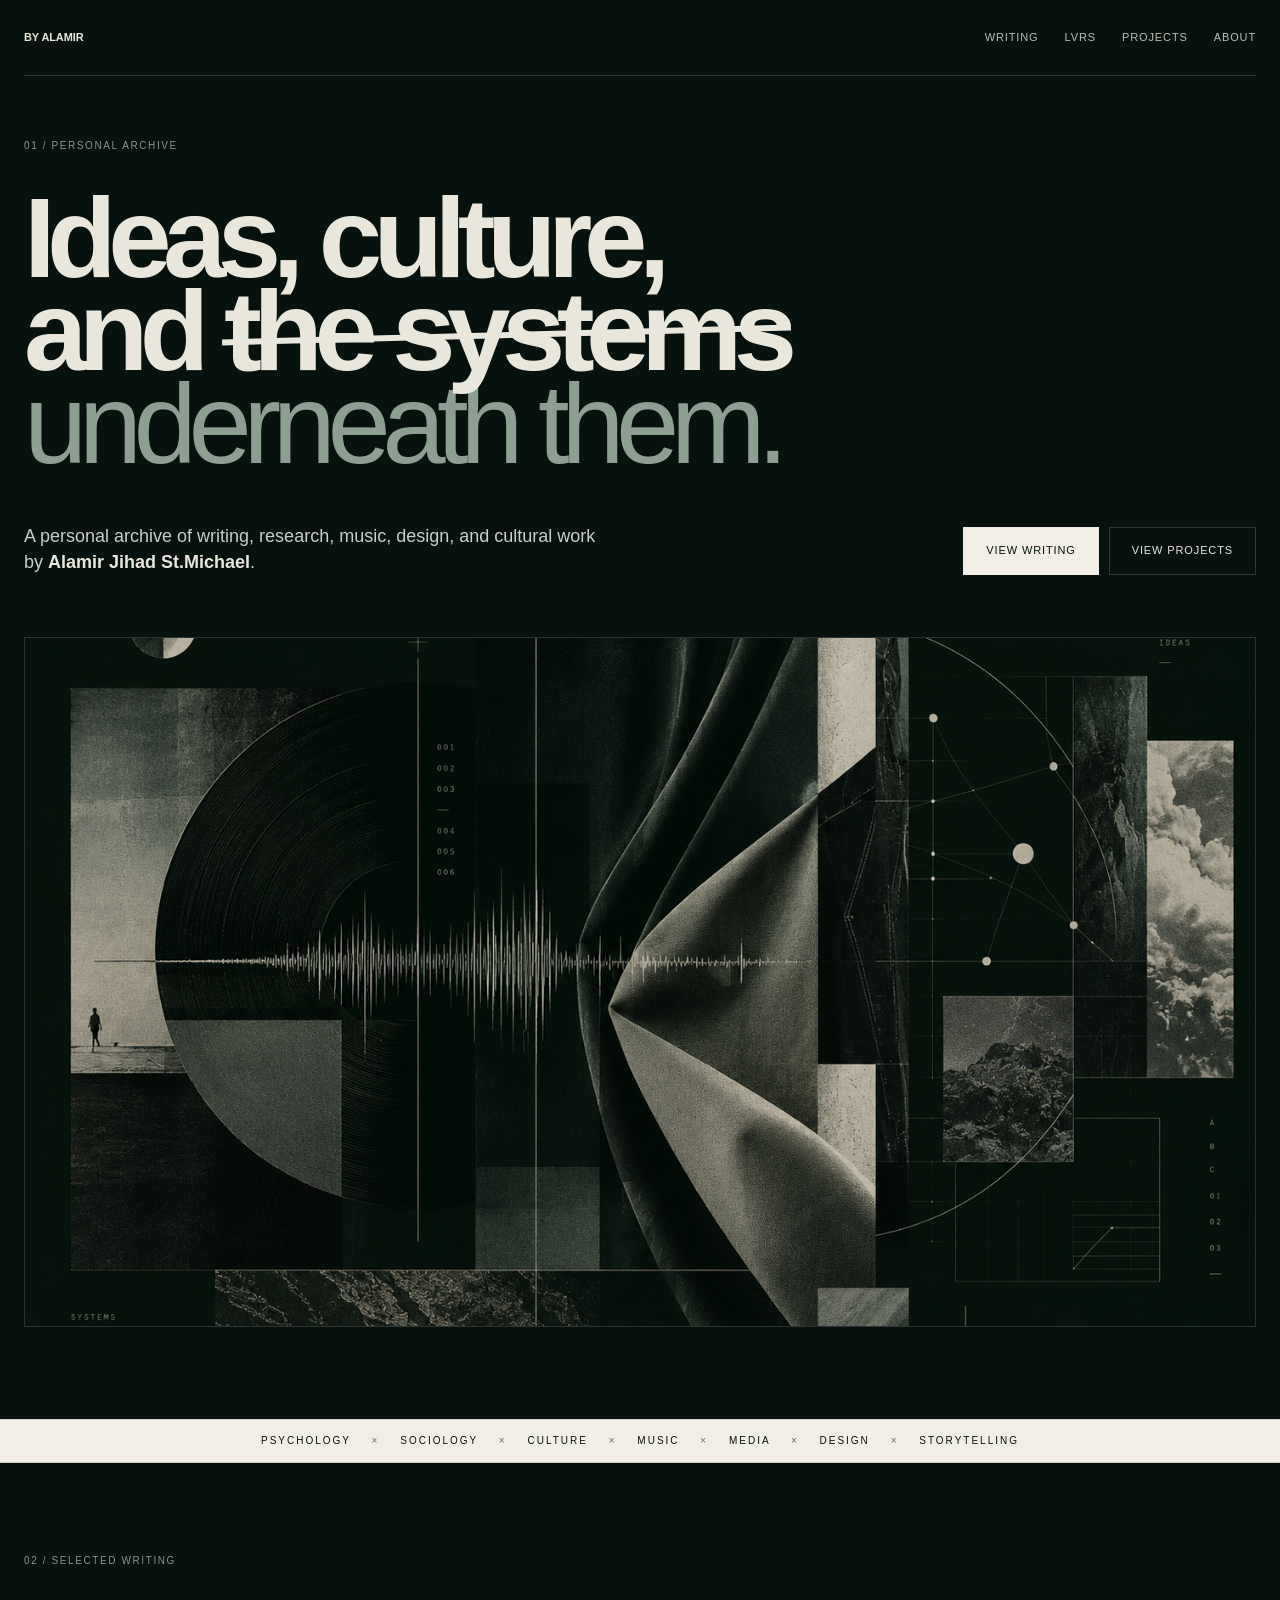
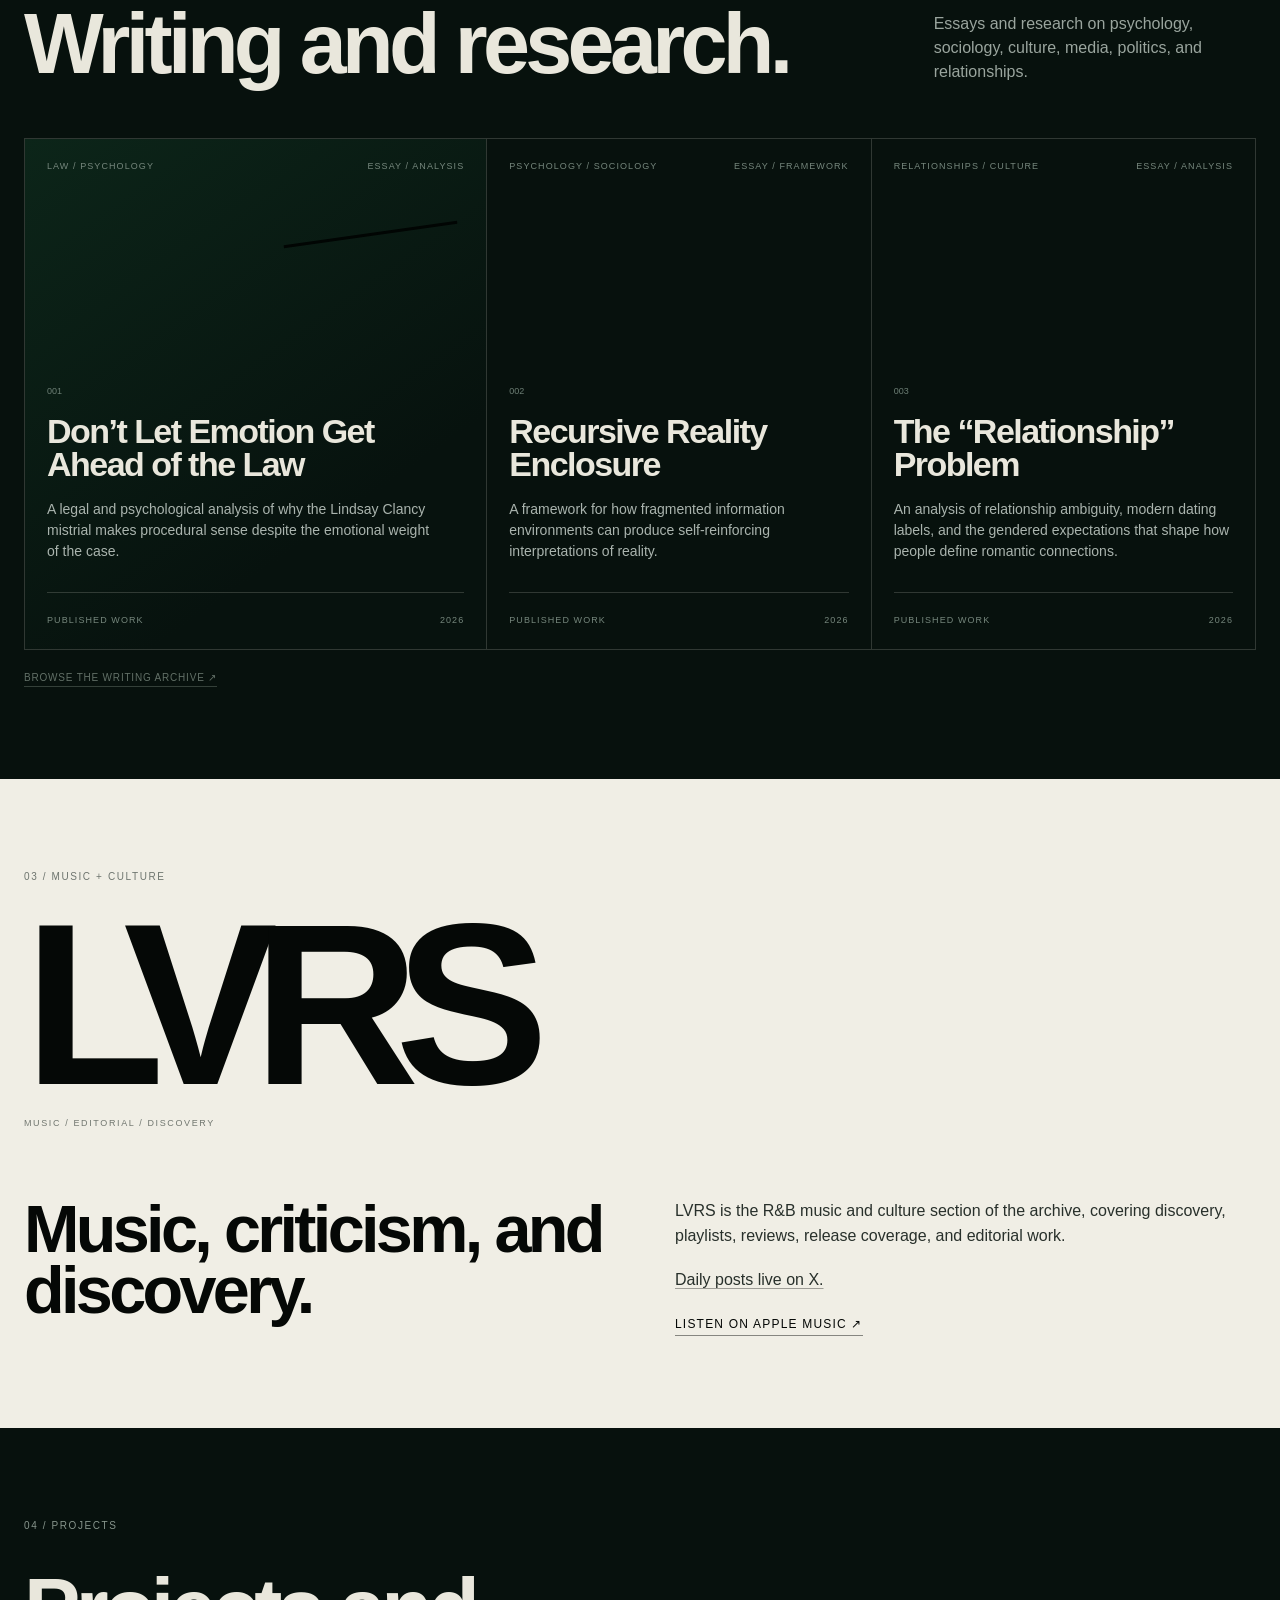
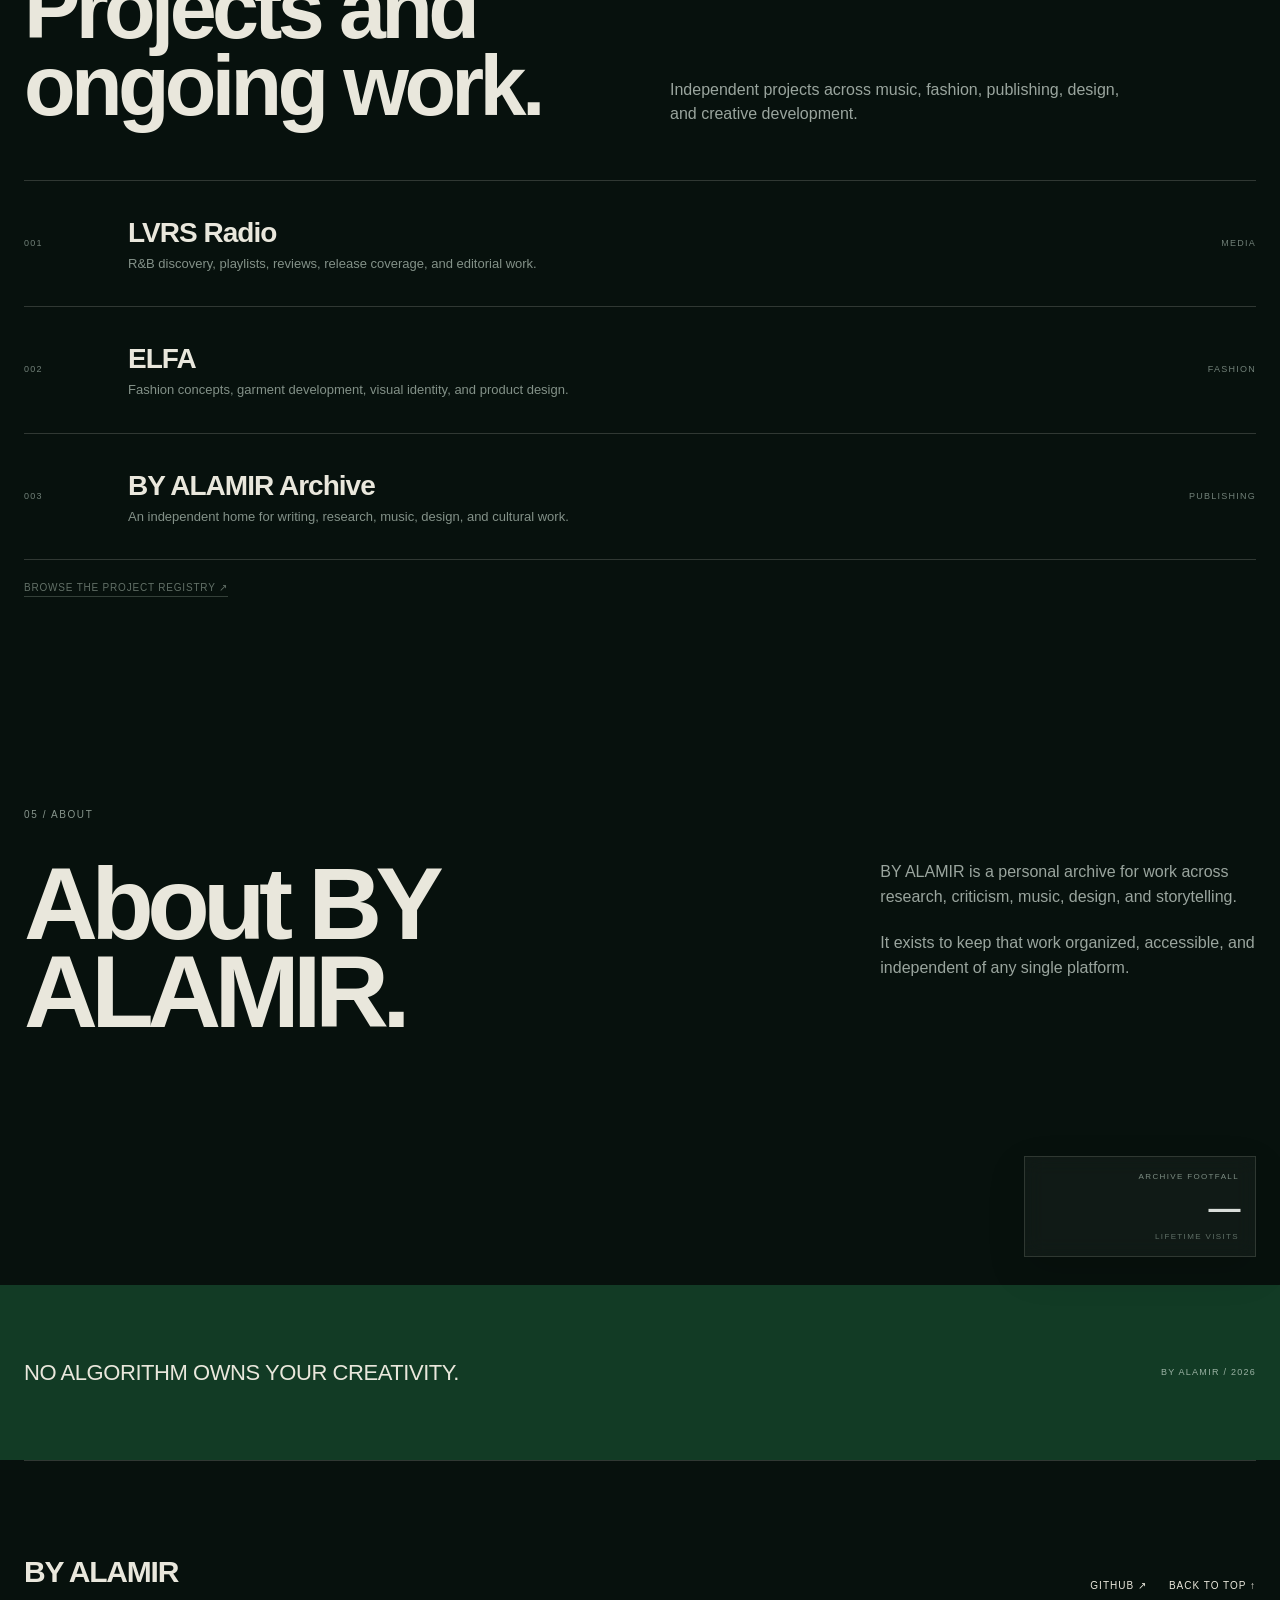
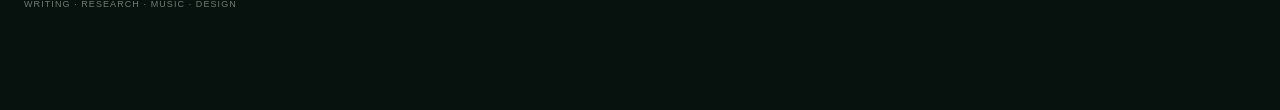
<file: index.html>
<!doctype html>
<html lang="en">
<head>
  <meta charset="utf-8">
  <meta name="viewport" content="width=device-width, initial-scale=1">
  <meta name="theme-color" content="#07110d">
  <meta name="application-name" content="BY ALAMIR">
  <meta name="mobile-web-app-capable" content="yes">
  <meta name="apple-mobile-web-app-capable" content="yes">
  <meta name="apple-mobile-web-app-title" content="BY ALAMIR">
  <meta name="apple-mobile-web-app-status-bar-style" content="black-translucent">
  <meta name="description" content="Writing, research, music, design, and cultural work by Alamir Jihad St.Michael.">
  <meta property="og:title" content="BY ALAMIR">
  <meta property="og:description" content="A personal archive of writing, research, music, design, and cultural work.">
  <title>BY ALAMIR — Writing, Research & Creative Work</title>
  <link rel="icon" href="/assets/icons/favicon.svg?v=4" type="image/svg+xml" sizes="any">
  <link rel="icon" href="/assets/icons/favicon.png?v=4" type="image/png" sizes="64x64">
  <link rel="shortcut icon" href="/assets/icons/favicon.ico?v=4">
  <link rel="apple-touch-icon" href="/assets/images/hero/byalamir-hero-ecosystem.png?v=1">
  <link rel="manifest" href="/site.webmanifest?v=1">
  <link rel="stylesheet" href="/assets/css/site.css?v=9">
  <link rel="stylesheet" href="/assets/css/ticker.css?v=1">
  <link rel="stylesheet" href="/assets/css/mobile-install.css?v=1">
  <script src="/assets/js/mobile-install.js?v=1" defer></script>
</head>
<body>
  <a class="skip-link" href="#content">Skip to content</a>
  <header class="site-header wrap">
    <a class="brand" href="#top" aria-label="BY ALAMIR home">BY ALAMIR</a>

    <nav class="desktop-nav" aria-label="Primary navigation">
      <a href="/writing/">Writing</a>
      <a href="#lvrs">LVRS</a>
      <a href="/projects/">Projects</a>
      <a href="#about">About</a>
    </nav>

    <details class="mobile-nav">
      <summary aria-label="Open navigation menu">
        <span>Menu</span>
        <span class="menu-icon" aria-hidden="true"></span>
      </summary>
      <nav class="mobile-menu" aria-label="Mobile navigation">
        <a href="/writing/">Writing</a>
        <a href="#lvrs">LVRS</a>
        <a href="/projects/">Projects</a>
        <a href="#about">About</a>
      </nav>
    </details>
  </header>

  <main id="content">
    <section id="top" class="hero wrap section-pad">
      <p class="kicker">01 / PERSONAL ARCHIVE</p>
      <h1>Ideas, culture,<br>and <span class="strike">the systems</span><br><em>underneath them.</em></h1>
      <div class="hero-meta">
        <p>A personal archive of writing, research, music, design, and cultural work by <strong>Alamir Jihad St.Michael</strong>.</p>
        <div class="hero-actions">
          <a class="btn light" href="/writing/">View writing</a>
          <a class="btn dark" href="/projects/">View projects</a>
        </div>
      </div>
      <figure class="hero-art" aria-label="Multidisciplinary artwork representing music, fashion, and research">
        <img
          class="hero-art-image"
          src="/assets/images/hero/byalamir-hero-ecosystem.png"
          alt="Abstract editorial collage representing LVRS Radio, ELFA fashion, and psychology and research work."
          fetchpriority="high"
          decoding="async"
          onerror="this.hidden=true"
        >
        <div class="art-fallback" aria-hidden="true">
          <div class="art-top"><span></span></div>
          <div class="art-band"></div>
          <div class="art-bottom">
            <i class="block b1"></i><i class="block b2"></i><i class="block b3"></i><i class="block b4"></i><i class="block b5"></i>
          </div>
          <div class="art-fallback-caption"><span>BY ALAMIR</span><span>ARCHIVE / 2026</span></div>
        </div>
      </figure>
    </section>

    <div class="ticker" aria-hidden="true">
      <div class="ticker-track">
        <span class="ticker-set">PSYCHOLOGY <b>×</b> SOCIOLOGY <b>×</b> CULTURE <b>×</b> MUSIC <b>×</b> MEDIA <b>×</b> DESIGN <b>×</b> STORYTELLING</span>
        <span class="ticker-set">PSYCHOLOGY <b>×</b> SOCIOLOGY <b>×</b> CULTURE <b>×</b> MUSIC <b>×</b> MEDIA <b>×</b> DESIGN <b>×</b> STORYTELLING</span>
      </div>
    </div>

    <section id="writing" class="wrap section-pad writing-section">
      <div class="section-intro">
        <div>
          <p class="kicker">02 / SELECTED WRITING</p>
          <h2>Writing and research.</h2>
        </div>
        <p class="intro-copy">Essays and research on psychology, sociology, culture, media, politics, and relationships.</p>
      </div>

      <div class="essay-grid">
        <article class="essay feature">
          <div class="essay-top"><span>LAW / PSYCHOLOGY</span><span>ESSAY / ANALYSIS</span></div>
          <div class="essay-mark"></div>
          <div class="essay-body">
            <span class="issue">001</span>
            <h3>Don’t Let Emotion Get Ahead of the Law</h3>
            <p>A legal and psychological analysis of why the Lindsay Clancy mistrial makes procedural sense despite the emotional weight of the case.</p>
          </div>
          <div class="essay-foot"><span>PUBLISHED WORK</span><span>2026</span></div>
        </article>

        <article class="essay">
          <div class="essay-top"><span>PSYCHOLOGY / SOCIOLOGY</span><span>ESSAY / FRAMEWORK</span></div>
          <div class="essay-body">
            <span class="issue">002</span>
            <h3>Recursive Reality Enclosure</h3>
            <p>A framework for how fragmented information environments can produce self-reinforcing interpretations of reality.</p>
          </div>
          <div class="essay-foot"><span>PUBLISHED WORK</span><span>2026</span></div>
        </article>

        <article class="essay">
          <div class="essay-top"><span>RELATIONSHIPS / CULTURE</span><span>ESSAY / ANALYSIS</span></div>
          <div class="essay-body">
            <span class="issue">003</span>
            <h3>The “Relationship” Problem</h3>
            <p>An analysis of relationship ambiguity, modern dating labels, and the gendered expectations that shape how people define romantic connections.</p>
          </div>
          <div class="essay-foot"><span>PUBLISHED WORK</span><span>2026</span></div>
        </article>
      </div>
      <p class="note"><a class="note-link" href="/writing/">Browse the writing archive ↗</a></p>
    </section>

    <section id="lvrs" class="lvrs-section">
      <div class="wrap section-pad">
        <p class="kicker dark-kicker">03 / MUSIC + CULTURE</p>
        <div class="lvrs-lockup" aria-label="LVRS">LVRS</div>
        <p class="lvrs-tags">MUSIC / EDITORIAL / DISCOVERY</p>
        <div class="lvrs-copy-grid">
          <h2>Music, criticism, and discovery.</h2>
          <div>
            <p>LVRS is the R&amp;B music and culture section of the archive, covering discovery, playlists, reviews, release coverage, and editorial work.</p>
            <p><a class="lvrs-social-link" href="https://x.com/HopeInSeptember" target="_blank" rel="noopener noreferrer">Daily posts live on X.</a></p>
            <a class="lvrs-playlist-link" href="https://music.apple.com/us/playlist/lvrs-radio/pl.u-zPyLl9LCeoMlRWa" target="_blank" rel="noopener noreferrer">Listen on Apple Music ↗</a>
          </div>
        </div>
      </div>
    </section>

    <section id="projects" class="wrap section-pad projects-section">
      <div class="section-intro compact">
        <div>
          <p class="kicker">04 / PROJECTS</p>
          <h2>Projects and ongoing work.</h2>
        </div>
        <p class="intro-copy">Independent projects across music, fashion, publishing, design, and creative development.</p>
      </div>

      <div class="project-list">
        <article>
          <span class="num">001</span>
          <div><h3>LVRS Radio</h3><p>R&amp;B discovery, playlists, reviews, release coverage, and editorial work.</p></div>
          <span class="type">MEDIA</span>
        </article>
        <article>
          <span class="num">002</span>
          <div><h3>ELFA</h3><p>Fashion concepts, garment development, visual identity, and product design.</p></div>
          <span class="type">FASHION</span>
        </article>
        <article>
          <span class="num">003</span>
          <div><h3>BY ALAMIR Archive</h3><p>An independent home for writing, research, music, design, and cultural work.</p></div>
          <span class="type">PUBLISHING</span>
        </article>
      </div>
      <p class="note"><a class="note-link" href="/projects/">Browse the project registry ↗</a></p>
    </section>

    <section id="about" class="wrap section-pad about-section">
      <p class="kicker">05 / ABOUT</p>
      <div class="about-grid">
        <h2>About BY ALAMIR.</h2>
        <div>
          <p>BY ALAMIR is a personal archive for work across research, criticism, music, design, and storytelling.</p>
          <p>It exists to keep that work organized, accessible, and independent of any single platform.</p>
        </div>
      </div>
    </section>

    <section class="archive-footfall-wrap wrap" aria-label="Website lifetime visits">
      <div class="archive-footfall">
        <span class="footfall-name">ARCHIVE FOOTFALL</span>
        <strong id="archive-footfall-count" class="footfall-count" aria-live="polite">—</strong>
        <span class="footfall-caption">LIFETIME VISITS</span>
      </div>
    </section>

    <aside class="manifesto">
      <div class="wrap"><p>NO ALGORITHM OWNS YOUR CREATIVITY.</p><span>BY ALAMIR / 2026</span></div>
    </aside>
  </main>

  <footer class="site-footer wrap">
    <div><div class="footer-brand">BY ALAMIR</div><p>WRITING · RESEARCH · MUSIC · DESIGN</p></div>
    <div class="footer-links"><a href="https://github.com/byalamir">GitHub ↗</a><a href="#top">Back to top ↑</a></div>
  </footer>

  <script>
    document.querySelectorAll('.mobile-menu a').forEach(function (link) {
      link.addEventListener('click', function () {
        var menu = link.closest('.mobile-nav');
        if (menu) menu.removeAttribute('open');
      });
    });

    (function () {
      var countNode = document.getElementById('archive-footfall-count');
      if (!countNode) return;

      fetch('https://counterapi.com/api/byalamir.github.io/view/archive-footfall', { cache: 'no-store' })
        .then(function (response) {
          if (!response.ok) throw new Error('Counter unavailable');
          return response.json();
        })
        .then(function (data) {
          var value = Number(data.value);
          countNode.textContent = Number.isFinite(value) ? value.toLocaleString('en-US') : '—';
        })
        .catch(function () {
          countNode.textContent = '—';
        });
    }());
  </script>
</body>
</html>
</file>
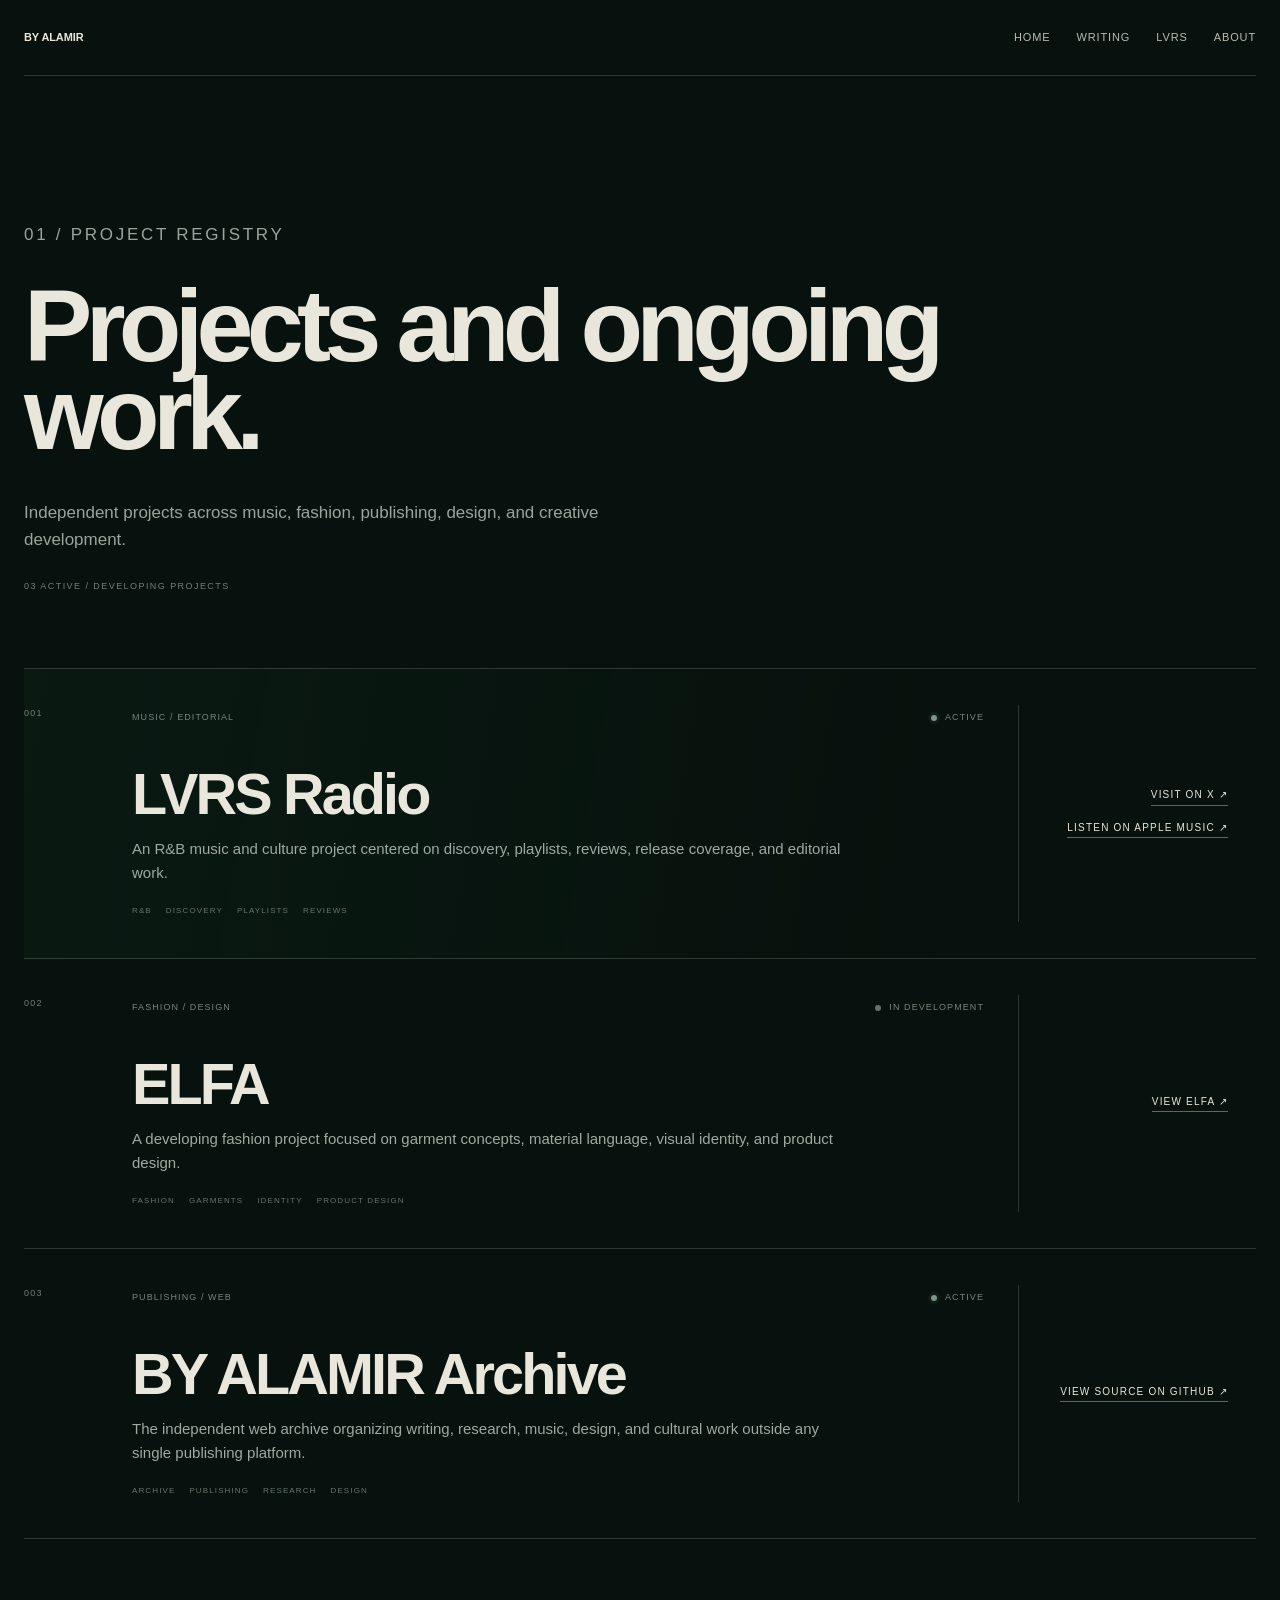
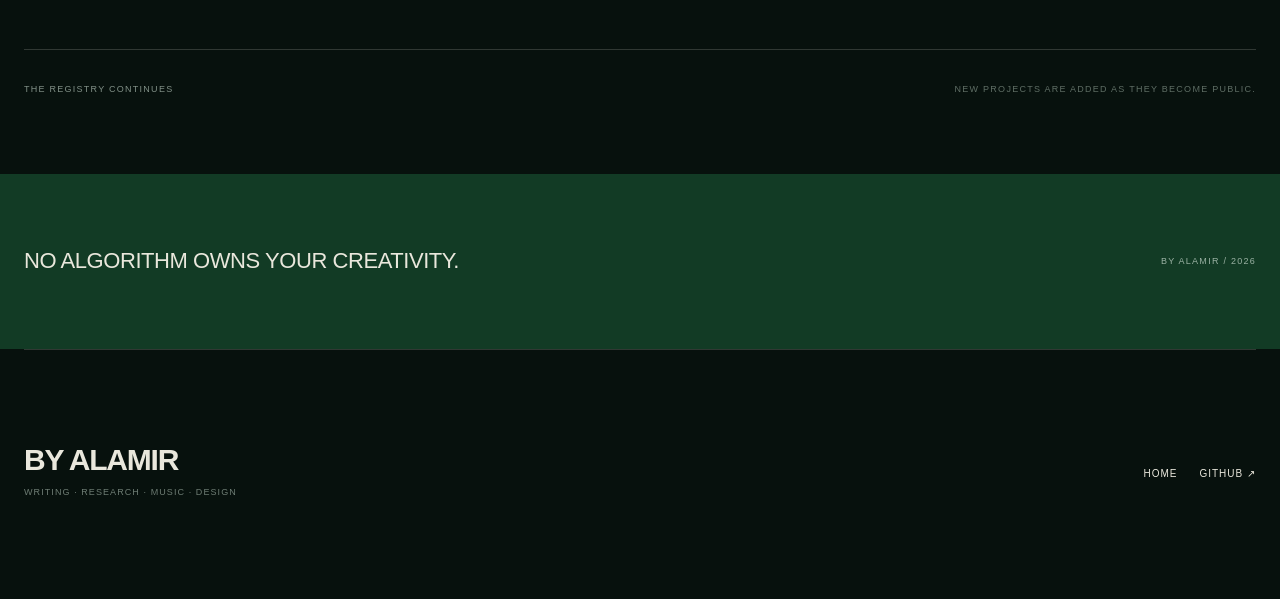
<file: projects/index.html>
<!doctype html>
<html lang="en">
<head>
  <meta charset="utf-8">
  <meta name="viewport" content="width=device-width, initial-scale=1">
  <meta name="theme-color" content="#07110d">
  <meta name="application-name" content="BY ALAMIR">
  <meta name="mobile-web-app-capable" content="yes">
  <meta name="apple-mobile-web-app-capable" content="yes">
  <meta name="apple-mobile-web-app-title" content="BY ALAMIR">
  <meta name="apple-mobile-web-app-status-bar-style" content="black-translucent">
  <meta name="description" content="Projects and ongoing creative work by Alamir Jihad St.Michael across music, fashion, publishing, design, and cultural work.">
  <meta property="og:title" content="Projects — BY ALAMIR">
  <meta property="og:description" content="Projects and ongoing work by Alamir Jihad St.Michael.">
  <title>Projects — BY ALAMIR</title>
  <link rel="icon" href="/assets/icons/favicon.svg?v=4" type="image/svg+xml" sizes="any">
  <link rel="icon" href="/assets/icons/favicon.png?v=4" type="image/png" sizes="64x64">
  <link rel="shortcut icon" href="/assets/icons/favicon.ico?v=4">
  <link rel="apple-touch-icon" href="/assets/images/hero/byalamir-hero-ecosystem.png?v=1">
  <link rel="manifest" href="/site.webmanifest?v=1">
  <link rel="stylesheet" href="/assets/css/site.css?v=9">
  <link rel="stylesheet" href="/assets/css/projects-archive.css?v=1">
  <link rel="stylesheet" href="/assets/css/mobile-install.css?v=1">
  <script src="/assets/js/mobile-install.js?v=1" defer></script>
</head>
<body class="projects-page">
  <a class="skip-link" href="#content">Skip to content</a>

  <header class="site-header wrap">
    <a class="brand" href="/" aria-label="BY ALAMIR home">BY ALAMIR</a>

    <nav class="desktop-nav" aria-label="Primary navigation">
      <a href="/">Home</a>
      <a href="/writing/">Writing</a>
      <a href="/#lvrs">LVRS</a>
      <a href="/#about">About</a>
    </nav>

    <details class="mobile-nav">
      <summary aria-label="Open navigation menu">
        <span>Menu</span>
        <span class="menu-icon" aria-hidden="true"></span>
      </summary>
      <nav class="mobile-menu" aria-label="Mobile navigation">
        <a href="/">Home</a>
        <a href="/writing/">Writing</a>
        <a href="/#lvrs">LVRS</a>
        <a href="/#about">About</a>
      </nav>
    </details>
  </header>

  <main id="content">
    <section class="projects-page-hero wrap">
      <p class="kicker">01 / PROJECT REGISTRY</p>
      <h1>Projects and ongoing work.</h1>
      <p>Independent projects across music, fashion, publishing, design, and creative development.</p>
      <span class="projects-archive-count">03 ACTIVE / DEVELOPING PROJECTS</span>
    </section>

    <section class="project-registry wrap" aria-label="Project registry">
      <article id="lvrs-radio" class="project-registry-card feature">
        <span class="project-card-num">001</span>
        <div class="project-card-main">
          <div class="project-card-top">
            <span>MUSIC / EDITORIAL</span>
            <span class="project-status">ACTIVE</span>
          </div>
          <h2>LVRS Radio</h2>
          <p>An R&amp;B music and culture project centered on discovery, playlists, reviews, release coverage, and editorial work.</p>
          <div class="project-tags" aria-label="LVRS Radio topics"><span>R&amp;B</span><span>Discovery</span><span>Playlists</span><span>Reviews</span></div>
        </div>
        <div class="project-card-links" aria-label="LVRS Radio destinations">
          <a class="project-link" href="https://x.com/HopeInSeptember" target="_blank" rel="noopener noreferrer">Visit on X ↗</a>
          <a class="project-link" href="https://music.apple.com/us/playlist/lvrs-radio/pl.u-zPyLl9LCeoMlRWa" target="_blank" rel="noopener noreferrer">Listen on Apple Music ↗</a>
        </div>
      </article>

      <article id="elfa" class="project-registry-card">
        <span class="project-card-num">002</span>
        <div class="project-card-main">
          <div class="project-card-top">
            <span>FASHION / DESIGN</span>
            <span class="project-status developing">IN DEVELOPMENT</span>
          </div>
          <h2>ELFA</h2>
          <p>A developing fashion project focused on garment concepts, material language, visual identity, and product design.</p>
          <div class="project-tags" aria-label="ELFA topics"><span>Fashion</span><span>Garments</span><span>Identity</span><span>Product Design</span></div>
        </div>
        <div class="project-card-links" aria-label="ELFA project destination">
          <a class="project-link" href="/projects/elfa/">View ELFA ↗</a>
        </div>
      </article>

      <article id="byalamir-archive" class="project-registry-card">
        <span class="project-card-num">003</span>
        <div class="project-card-main">
          <div class="project-card-top">
            <span>PUBLISHING / WEB</span>
            <span class="project-status">ACTIVE</span>
          </div>
          <h2>BY ALAMIR Archive</h2>
          <p>The independent web archive organizing writing, research, music, design, and cultural work outside any single publishing platform.</p>
          <div class="project-tags" aria-label="BY ALAMIR Archive topics"><span>Archive</span><span>Publishing</span><span>Research</span><span>Design</span></div>
        </div>
        <div class="project-card-links" aria-label="BY ALAMIR Archive destinations">
          <a class="project-link" href="https://github.com/byalamir/byalamir.github.io" target="_blank" rel="noopener noreferrer">View source on GitHub ↗</a>
        </div>
      </article>
    </section>

    <div class="project-continuation wrap">
      <strong>THE REGISTRY CONTINUES</strong>
      <span>New projects are added as they become public.</span>
    </div>

    <aside class="manifesto projects-manifesto">
      <div class="wrap"><p>NO ALGORITHM OWNS YOUR CREATIVITY.</p><span>BY ALAMIR / 2026</span></div>
    </aside>
  </main>

  <footer class="site-footer wrap">
    <div><div class="footer-brand">BY ALAMIR</div><p>WRITING · RESEARCH · MUSIC · DESIGN</p></div>
    <div class="footer-links"><a href="/">Home</a><a href="https://github.com/byalamir">GitHub ↗</a></div>
  </footer>

  <script>
    document.querySelectorAll('.mobile-menu a').forEach(function (link) {
      link.addEventListener('click', function () {
        var menu = link.closest('.mobile-nav');
        if (menu) menu.removeAttribute('open');
      });
    });
  </script>
</body>
</html>
</file>
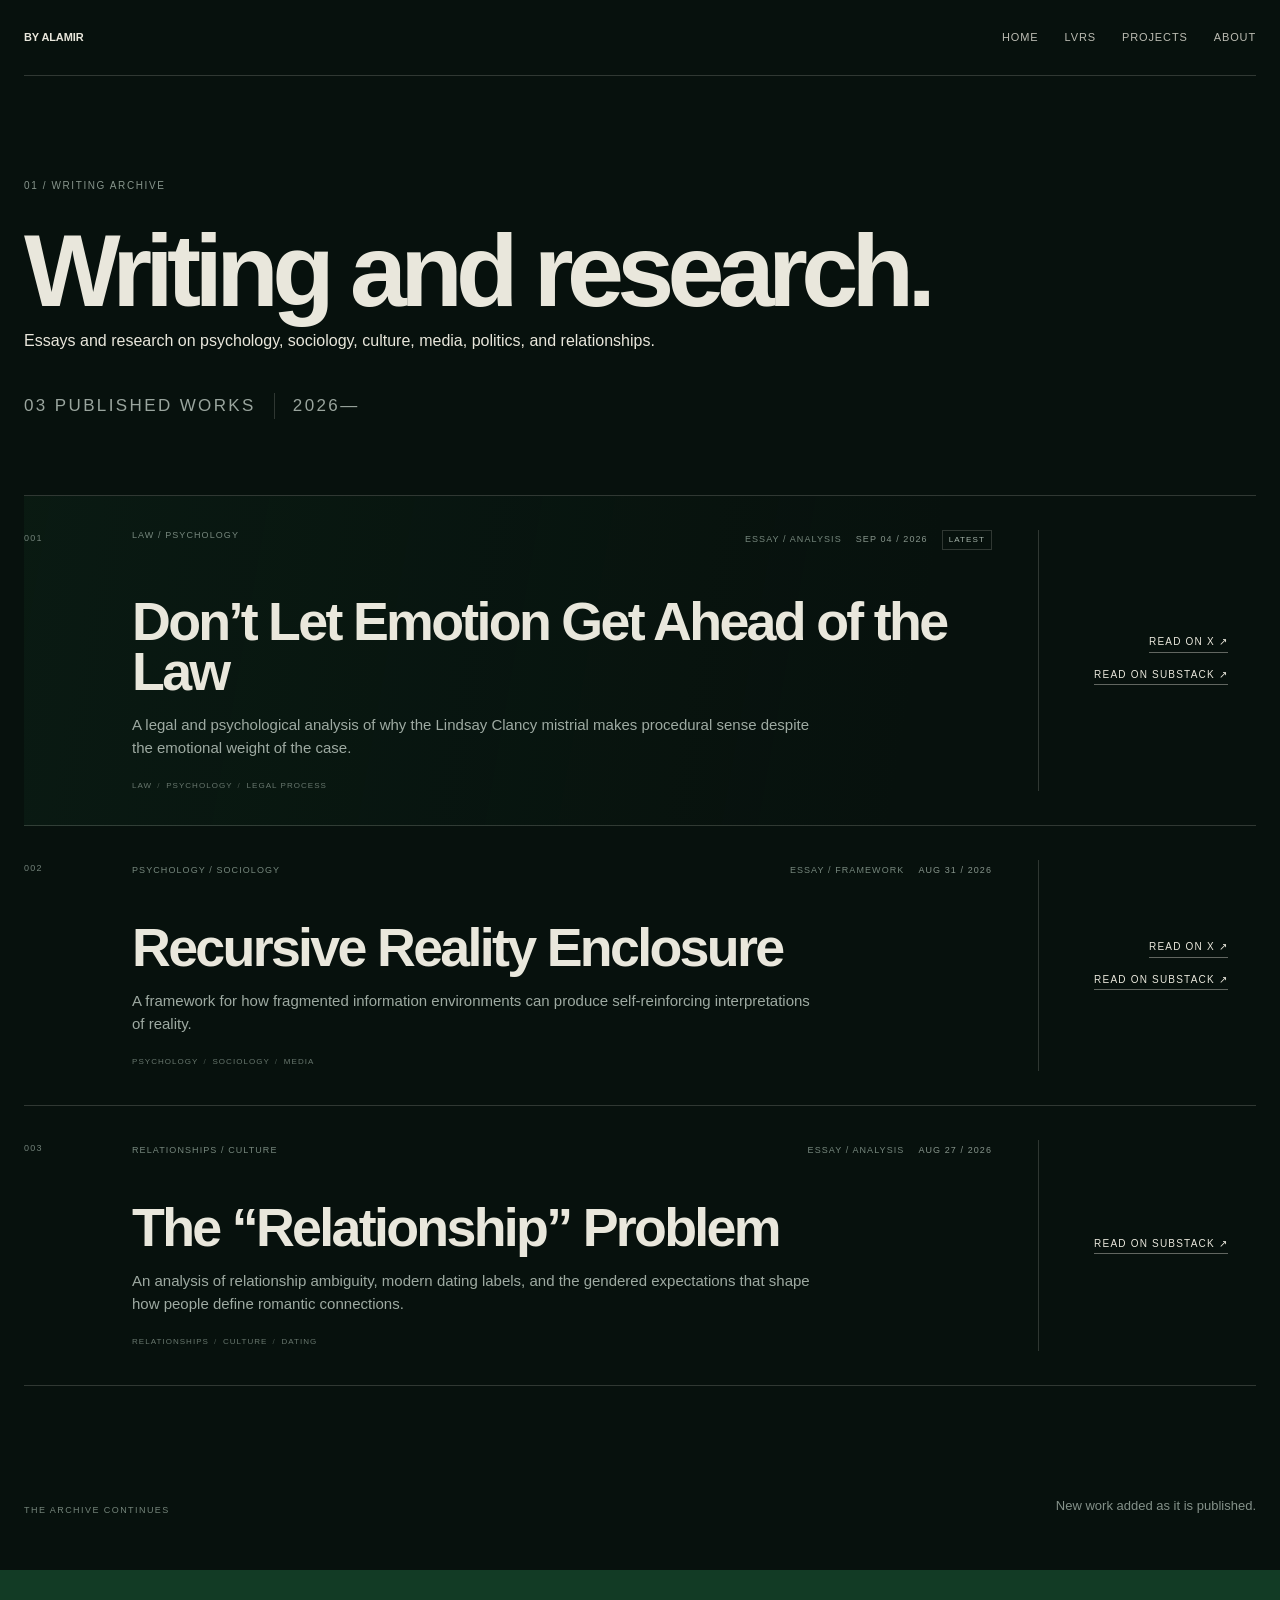
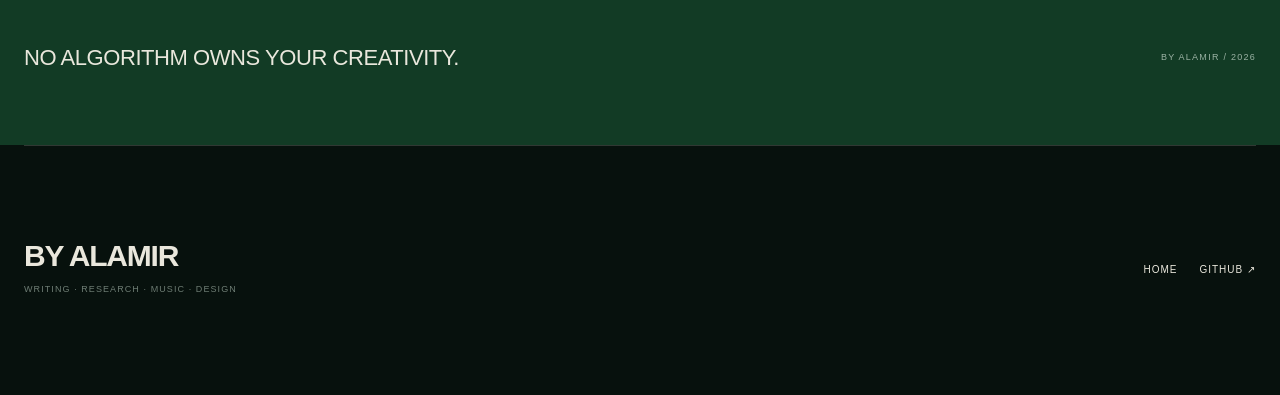
<file: writing/index.html>
<!doctype html>
<html lang="en">
<head>
  <meta charset="utf-8">
  <meta name="viewport" content="width=device-width, initial-scale=1">
  <meta name="theme-color" content="#07110d">
  <meta name="application-name" content="BY ALAMIR">
  <meta name="mobile-web-app-capable" content="yes">
  <meta name="apple-mobile-web-app-capable" content="yes">
  <meta name="apple-mobile-web-app-title" content="BY ALAMIR">
  <meta name="apple-mobile-web-app-status-bar-style" content="black-translucent">
  <meta name="description" content="Writing and research by Alamir Jihad St.Michael on psychology, sociology, culture, media, politics, and relationships.">
  <meta property="og:title" content="Writing — BY ALAMIR">
  <meta property="og:description" content="Essays and research by Alamir Jihad St.Michael.">
  <title>Writing — BY ALAMIR</title>
  <link rel="icon" href="/assets/icons/favicon.svg?v=4" type="image/svg+xml" sizes="any">
  <link rel="icon" href="/assets/icons/favicon.png?v=4" type="image/png" sizes="64x64">
  <link rel="shortcut icon" href="/assets/icons/favicon.ico?v=4">
  <link rel="apple-touch-icon" href="/assets/images/hero/byalamir-hero-ecosystem.png?v=1">
  <link rel="manifest" href="/site.webmanifest?v=1">
  <link rel="stylesheet" href="/assets/css/site.css?v=9">
  <link rel="stylesheet" href="/assets/css/writing-archive.css?v=1">
  <link rel="stylesheet" href="/assets/css/mobile-install.css?v=1">
  <script src="/assets/js/mobile-install.js?v=1" defer></script>
</head>
<body class="writing-page">
  <a class="skip-link" href="#content">Skip to content</a>

  <header class="site-header wrap">
    <a class="brand" href="/" aria-label="BY ALAMIR home">BY ALAMIR</a>

    <nav class="desktop-nav" aria-label="Primary navigation">
      <a href="/">Home</a>
      <a href="/#lvrs">LVRS</a>
      <a href="/projects/">Projects</a>
      <a href="/#about">About</a>
    </nav>

    <details class="mobile-nav">
      <summary aria-label="Open navigation menu">
        <span>Menu</span>
        <span class="menu-icon" aria-hidden="true"></span>
      </summary>
      <nav class="mobile-menu" aria-label="Mobile navigation">
        <a href="/">Home</a>
        <a href="/#lvrs">LVRS</a>
        <a href="/projects/">Projects</a>
        <a href="/#about">About</a>
      </nav>
    </details>
  </header>

  <main id="content">
    <section class="writing-page-hero wrap">
      <p class="kicker">01 / WRITING ARCHIVE</p>
      <h1>Writing and research.</h1>
      <p>Essays and research on psychology, sociology, culture, media, politics, and relationships.</p>
      <p class="writing-archive-count"><span>03 PUBLISHED WORKS</span><span>2026—</span></p>
    </section>

    <section class="writing-archive wrap" aria-label="Writing archive">
      <article class="writing-archive-card feature">
        <span class="writing-card-num">001</span>
        <div class="writing-card-main">
          <div class="writing-card-top">
            <span>LAW / PSYCHOLOGY</span>
            <span class="writing-card-meta"><span>ESSAY / ANALYSIS</span><time datetime="2026-09-04">SEP 04 / 2026</time><span class="latest-label">LATEST</span></span>
          </div>
          <h2>Don’t Let Emotion Get Ahead of the Law</h2>
          <p>A legal and psychological analysis of why the Lindsay Clancy mistrial makes procedural sense despite the emotional weight of the case.</p>
          <div class="writing-card-tags" aria-label="Topics"><span>Law</span><span>Psychology</span><span>Legal process</span></div>
        </div>
        <div class="writing-card-links" aria-label="Publication links for Don't Let Emotion Get Ahead of the Law">
          <a class="publication-link" href="https://x.com/HopeInSeptember/status/2095920047420043598" target="_blank" rel="noopener noreferrer">Read on X ↗</a>
          <a class="publication-link" href="https://alamirstmichael.substack.com/p/dont-let-emotion-get-ahead-of-the?r=8yeug7" target="_blank" rel="noopener noreferrer">Read on Substack ↗</a>
        </div>
      </article>

      <article class="writing-archive-card">
        <span class="writing-card-num">002</span>
        <div class="writing-card-main">
          <div class="writing-card-top">
            <span>PSYCHOLOGY / SOCIOLOGY</span>
            <span class="writing-card-meta"><span>ESSAY / FRAMEWORK</span><time datetime="2026-08-31">AUG 31 / 2026</time></span>
          </div>
          <h2>Recursive Reality Enclosure</h2>
          <p>A framework for how fragmented information environments can produce self-reinforcing interpretations of reality.</p>
          <div class="writing-card-tags" aria-label="Topics"><span>Psychology</span><span>Sociology</span><span>Media</span></div>
        </div>
        <div class="writing-card-links" aria-label="Publication links for Recursive Reality Enclosure">
          <a class="publication-link" href="https://x.com/HopeInSeptember/status/2094484690052759830" target="_blank" rel="noopener noreferrer">Read on X ↗</a>
          <a class="publication-link" href="https://alamirstmichael.substack.com/p/recursive-reality-enclosure-a-sociotechnical?r=8yeug7" target="_blank" rel="noopener noreferrer">Read on Substack ↗</a>
        </div>
      </article>

      <article class="writing-archive-card">
        <span class="writing-card-num">003</span>
        <div class="writing-card-main">
          <div class="writing-card-top">
            <span>RELATIONSHIPS / CULTURE</span>
            <span class="writing-card-meta"><span>ESSAY / ANALYSIS</span><time datetime="2026-08-27">AUG 27 / 2026</time></span>
          </div>
          <h2>The “Relationship” Problem</h2>
          <p>An analysis of relationship ambiguity, modern dating labels, and the gendered expectations that shape how people define romantic connections.</p>
          <div class="writing-card-tags" aria-label="Topics"><span>Relationships</span><span>Culture</span><span>Dating</span></div>
        </div>
        <div class="writing-card-links" aria-label="Publication links for The Relationship Problem">
          <a class="publication-link" href="https://alamirstmichael.substack.com/p/the-relationship-problem-relationship?r=8yeug7" target="_blank" rel="noopener noreferrer">Read on Substack ↗</a>
        </div>
      </article>
    </section>

    <section class="archive-continues wrap" aria-label="Writing archive status">
      <p class="archive-continues-name">THE ARCHIVE CONTINUES</p>
      <p class="archive-continues-copy">New work added as it is published.</p>
    </section>

    <aside class="manifesto writing-manifesto">
      <div class="wrap"><p>NO ALGORITHM OWNS YOUR CREATIVITY.</p><span>BY ALAMIR / 2026</span></div>
    </aside>
  </main>

  <footer class="site-footer wrap">
    <div><div class="footer-brand">BY ALAMIR</div><p>WRITING · RESEARCH · MUSIC · DESIGN</p></div>
    <div class="footer-links"><a href="/">Home</a><a href="https://github.com/byalamir">GitHub ↗</a></div>
  </footer>

  <script>
    document.querySelectorAll('.mobile-menu a').forEach(function (link) {
      link.addEventListener('click', function () {
        var menu = link.closest('.mobile-nav');
        if (menu) menu.removeAttribute('open');
      });
    });
  </script>
</body>
</html>
</file>
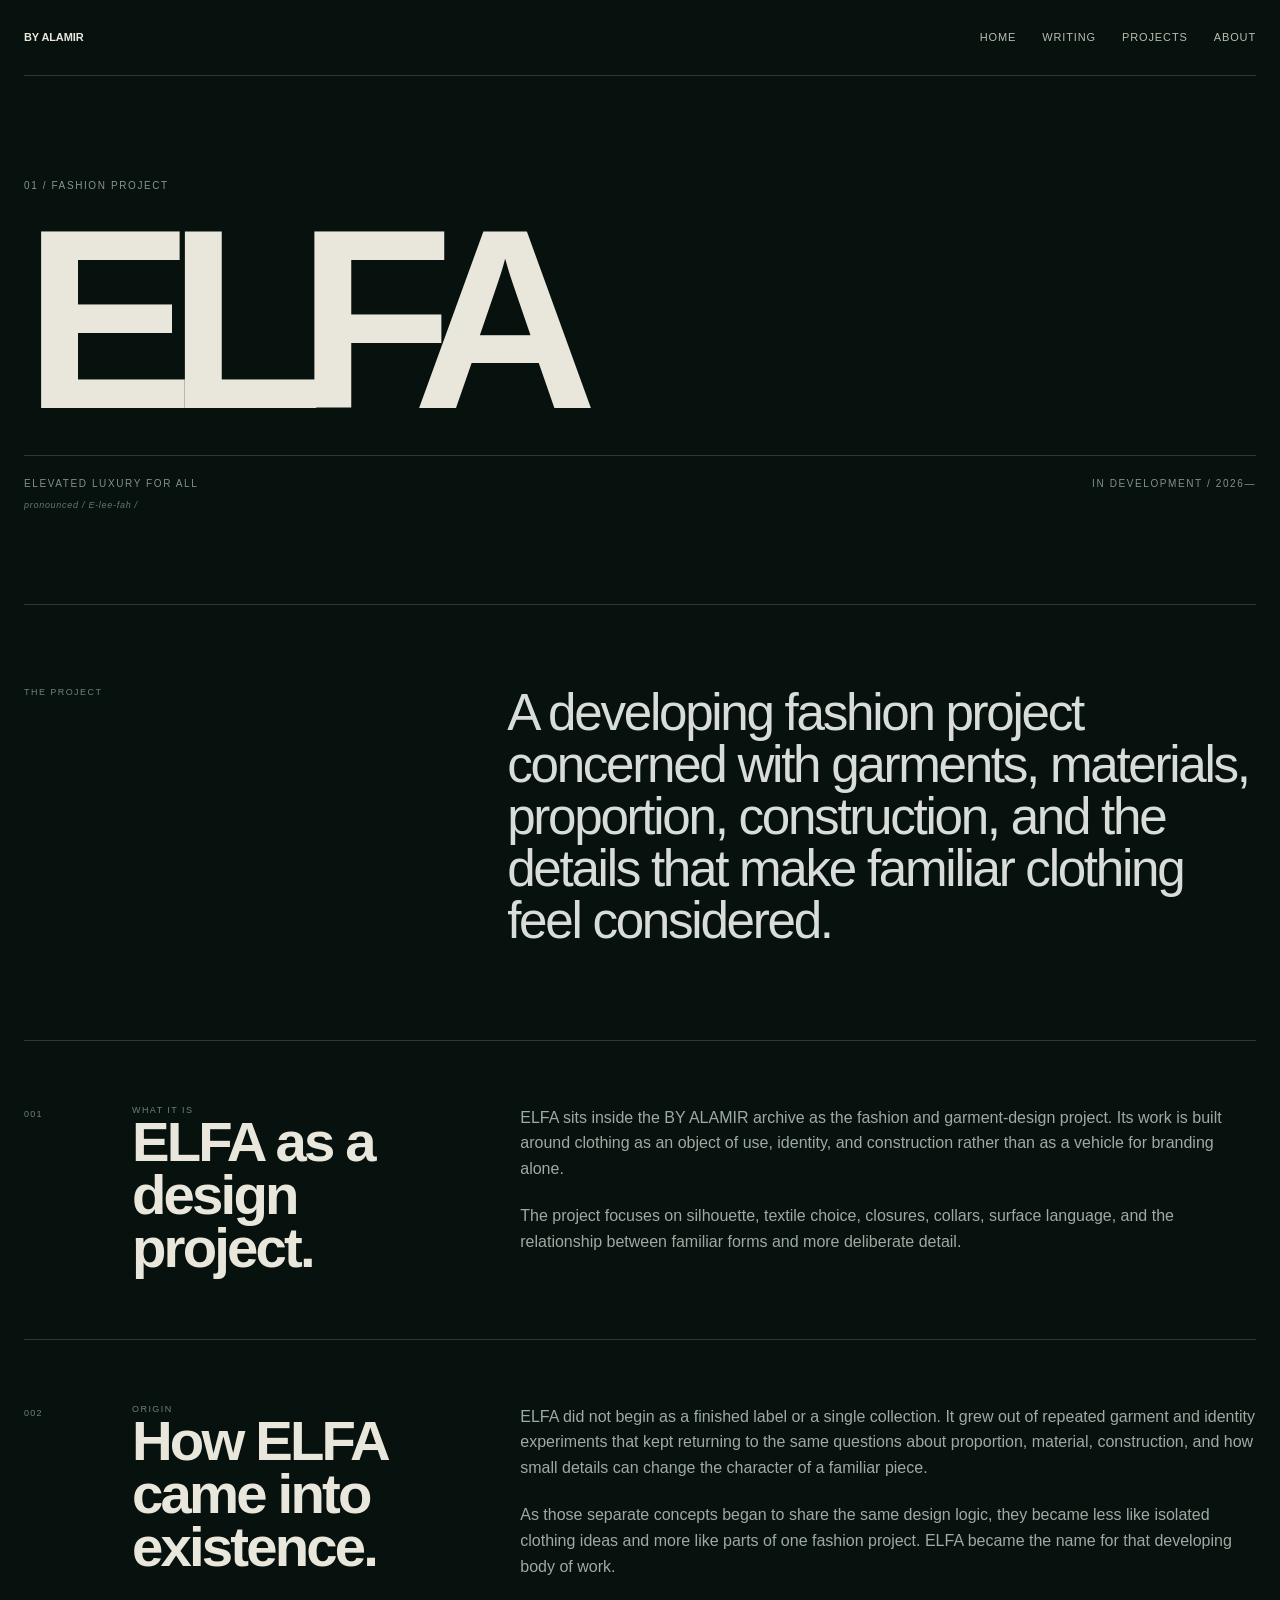
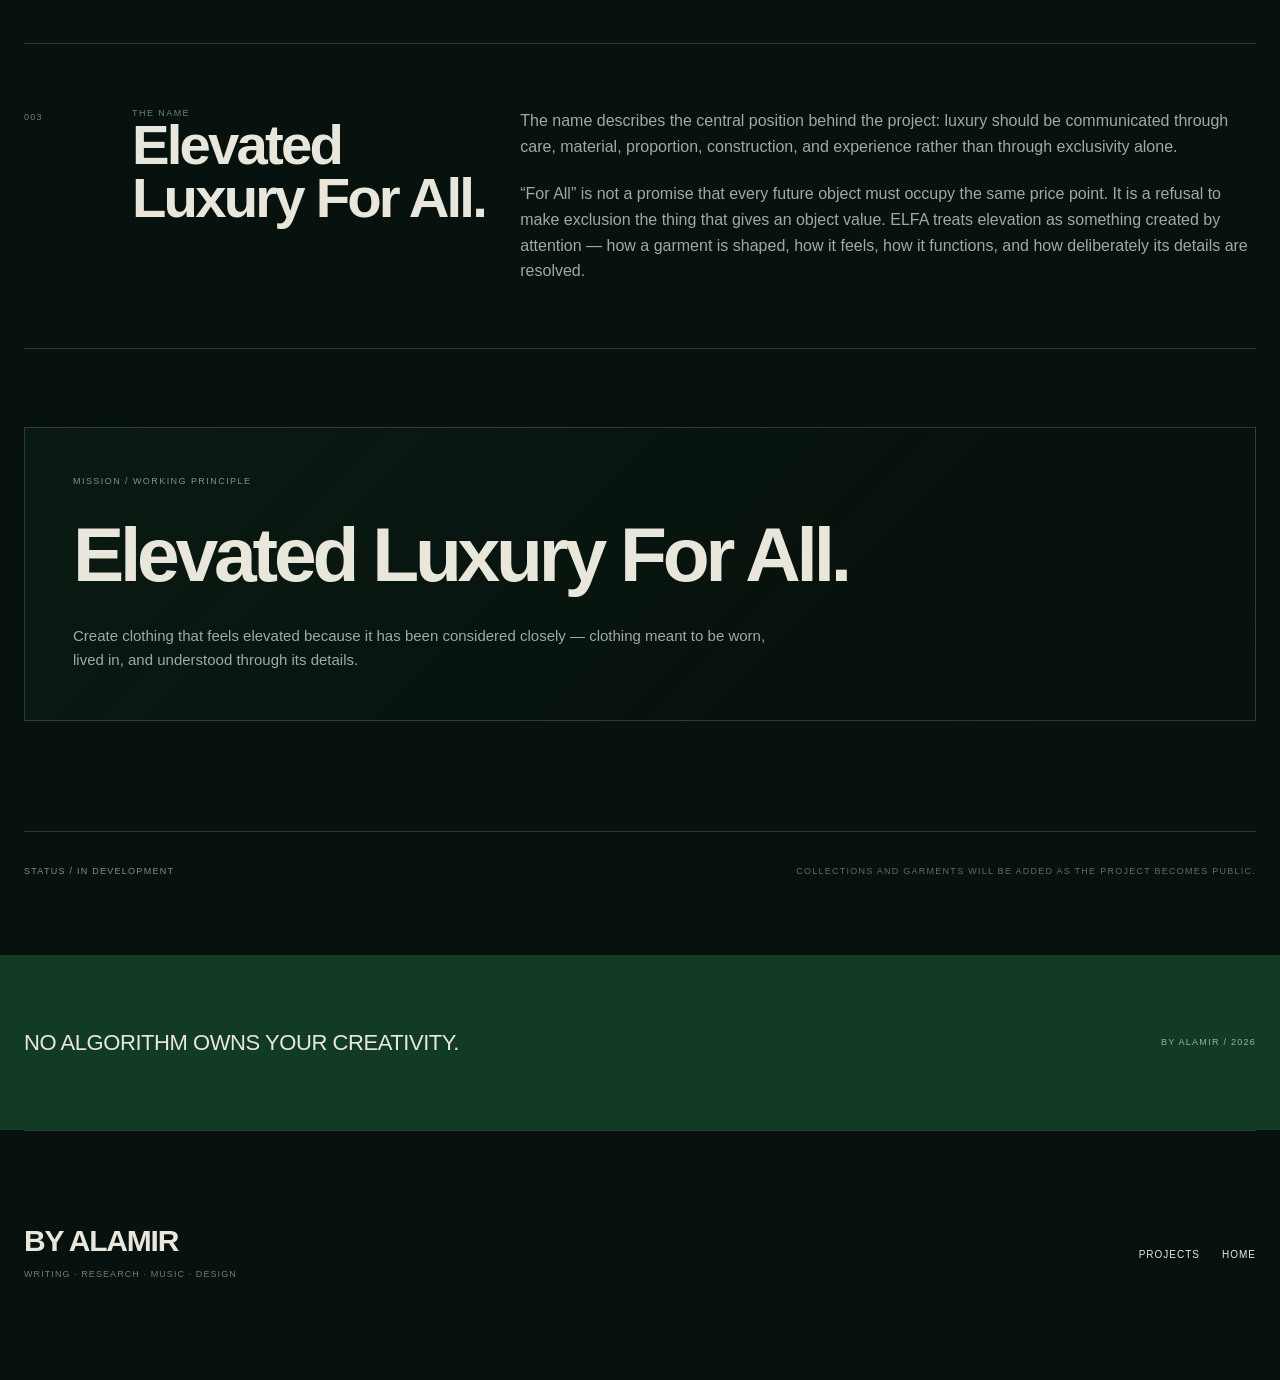
<file: projects/elfa/index.html>
<!doctype html>
<html lang="en">
<head>
  <meta charset="utf-8">
  <meta name="viewport" content="width=device-width, initial-scale=1">
  <meta name="theme-color" content="#07110d">
  <meta name="application-name" content="BY ALAMIR">
  <meta name="mobile-web-app-capable" content="yes">
  <meta name="apple-mobile-web-app-capable" content="yes">
  <meta name="apple-mobile-web-app-title" content="BY ALAMIR">
  <meta name="apple-mobile-web-app-status-bar-style" content="black-translucent">
  <meta name="description" content="ELFA — Elevated Luxury For All. A developing fashion project within the BY ALAMIR archive.">
  <meta property="og:title" content="ELFA — BY ALAMIR">
  <meta property="og:description" content="Elevated Luxury For All. The foundation, origin, and mission behind ELFA.">
  <title>ELFA — Elevated Luxury For All</title>
  <link rel="icon" href="/assets/icons/favicon.svg?v=4" type="image/svg+xml" sizes="any">
  <link rel="icon" href="/assets/icons/favicon.png?v=4" type="image/png" sizes="64x64">
  <link rel="shortcut icon" href="/assets/icons/favicon.ico?v=4">
  <link rel="apple-touch-icon" href="/assets/images/hero/byalamir-hero-ecosystem.png?v=1">
  <link rel="manifest" href="/site.webmanifest?v=1">
  <link rel="stylesheet" href="/assets/css/site.css?v=9">
  <link rel="stylesheet" href="/assets/css/elfa-page.css?v=2">
  <link rel="stylesheet" href="/assets/css/mobile-install.css?v=1">
  <script src="/assets/js/mobile-install.js?v=1" defer></script>
</head>
<body class="elfa-page">
  <a class="skip-link" href="#content">Skip to content</a>

  <header class="site-header wrap">
    <a class="brand" href="/" aria-label="BY ALAMIR home">BY ALAMIR</a>

    <nav class="desktop-nav" aria-label="Primary navigation">
      <a href="/">Home</a>
      <a href="/writing/">Writing</a>
      <a href="/projects/">Projects</a>
      <a href="/#about">About</a>
    </nav>

    <details class="mobile-nav">
      <summary aria-label="Open navigation menu">
        <span>Menu</span>
        <span class="menu-icon" aria-hidden="true"></span>
      </summary>
      <nav class="mobile-menu" aria-label="Mobile navigation">
        <a href="/">Home</a>
        <a href="/writing/">Writing</a>
        <a href="/projects/">Projects</a>
        <a href="/#about">About</a>
      </nav>
    </details>
  </header>

  <main id="content">
    <section class="elfa-page-hero wrap">
      <p class="kicker">01 / FASHION PROJECT</p>
      <h1 class="elfa-wordmark">ELFA</h1>
      <div class="elfa-expansion">
        <div class="elfa-name-details">
          <span>ELEVATED LUXURY FOR ALL</span>
          <span class="elfa-pronunciation">pronounced / E-lee-fah /</span>
        </div>
        <span>IN DEVELOPMENT / 2026—</span>
      </div>
    </section>

    <section class="elfa-intro wrap" aria-label="ELFA introduction">
      <p class="elfa-intro-label">THE PROJECT</p>
      <p class="elfa-intro-copy">A developing fashion project concerned with garments, materials, proportion, construction, and the details that make familiar clothing feel considered.</p>
    </section>

    <section class="elfa-sections wrap" aria-label="ELFA brand foundation">
      <article class="elfa-section">
        <span class="elfa-section-num">001</span>
        <div>
          <p class="elfa-section-label">WHAT IT IS</p>
          <h2>ELFA as a design project.</h2>
        </div>
        <div class="elfa-section-copy">
          <p>ELFA sits inside the BY ALAMIR archive as the fashion and garment-design project. Its work is built around clothing as an object of use, identity, and construction rather than as a vehicle for branding alone.</p>
          <p>The project focuses on silhouette, textile choice, closures, collars, surface language, and the relationship between familiar forms and more deliberate detail.</p>
        </div>
      </article>

      <article class="elfa-section">
        <span class="elfa-section-num">002</span>
        <div>
          <p class="elfa-section-label">ORIGIN</p>
          <h2>How ELFA came into existence.</h2>
        </div>
        <div class="elfa-section-copy">
          <p>ELFA did not begin as a finished label or a single collection. It grew out of repeated garment and identity experiments that kept returning to the same questions about proportion, material, construction, and how small details can change the character of a familiar piece.</p>
          <p>As those separate concepts began to share the same design logic, they became less like isolated clothing ideas and more like parts of one fashion project. ELFA became the name for that developing body of work.</p>
        </div>
      </article>

      <article class="elfa-section">
        <span class="elfa-section-num">003</span>
        <div>
          <p class="elfa-section-label">THE NAME</p>
          <h2>Elevated Luxury For All.</h2>
        </div>
        <div class="elfa-section-copy">
          <p>The name describes the central position behind the project: luxury should be communicated through care, material, proportion, construction, and experience rather than through exclusivity alone.</p>
          <p>“For All” is not a promise that every future object must occupy the same price point. It is a refusal to make exclusion the thing that gives an object value. ELFA treats elevation as something created by attention — how a garment is shaped, how it feels, how it functions, and how deliberately its details are resolved.</p>
        </div>
      </article>

      <section class="elfa-mission" aria-labelledby="elfa-mission-title">
        <span id="elfa-mission-title" class="elfa-mission-label">MISSION / WORKING PRINCIPLE</span>
        <blockquote>Elevated Luxury For All.</blockquote>
        <p class="elfa-mission-note">Create clothing that feels elevated because it has been considered closely — clothing meant to be worn, lived in, and understood through its details.</p>
      </section>
    </section>

    <div class="elfa-status wrap">
      <strong>STATUS / IN DEVELOPMENT</strong>
      <span>Collections and garments will be added as the project becomes public.</span>
    </div>

    <aside class="manifesto">
      <div class="wrap"><p>NO ALGORITHM OWNS YOUR CREATIVITY.</p><span>BY ALAMIR / 2026</span></div>
    </aside>
  </main>

  <footer class="site-footer wrap">
    <div><div class="footer-brand">BY ALAMIR</div><p>WRITING · RESEARCH · MUSIC · DESIGN</p></div>
    <div class="footer-links"><a href="/projects/">Projects</a><a href="/">Home</a></div>
  </footer>

  <script>
    document.querySelectorAll('.mobile-menu a').forEach(function (link) {
      link.addEventListener('click', function () {
        var menu = link.closest('.mobile-nav');
        if (menu) menu.removeAttribute('open');
      });
    });
  </script>
</body>
</html>
</file>
<file: assets/css/site.css>
:root{
  --ink:#07110d;
  --ink-2:#0a1812;
  --cream:#e9e7dc;
  --paper:#f0eee5;
  --green:#123c26;
  --muted:#8e988f;
  --line:rgba(233,231,220,.18);
  --max:1380px;
}
*{box-sizing:border-box}
html{scroll-behavior:smooth;background:var(--ink)}
body{margin:0;background:var(--ink);color:var(--cream);font-family:Arial,Helvetica,sans-serif;line-height:1.25;-webkit-font-smoothing:antialiased}
a{color:inherit;text-decoration:none}
.wrap{width:min(calc(100% - 48px),var(--max));margin-inline:auto}
.skip-link{position:absolute;left:-9999px;top:8px;background:var(--paper);color:var(--ink);padding:10px 14px;z-index:999}.skip-link:focus{left:8px}
.site-header{height:76px;display:flex;align-items:center;justify-content:space-between;border-bottom:1px solid var(--line);font-size:11px;letter-spacing:.08em;text-transform:uppercase;position:relative;z-index:30}
.brand{font-weight:800;letter-spacing:-.01em}
.desktop-nav{display:flex;gap:26px}.desktop-nav a{opacity:.8}.desktop-nav a:hover{opacity:1}
.mobile-nav{display:none;position:relative}
.mobile-nav summary{list-style:none;cursor:pointer;display:flex;align-items:center;gap:8px;padding:10px 0;font-size:10px;letter-spacing:.12em;text-transform:uppercase;user-select:none}
.mobile-nav summary::-webkit-details-marker{display:none}
.menu-icon{display:inline-block;width:12px;text-align:center}.menu-icon::before{content:"+"}.mobile-nav[open] .menu-icon::before{content:"×"}
.mobile-menu{position:absolute;right:0;top:calc(100% + 12px);min-width:190px;background:rgba(7,17,13,.98);border:1px solid var(--line);box-shadow:0 18px 50px rgba(0,0,0,.28);display:grid;z-index:50}
.mobile-menu a{padding:15px 16px;border-bottom:1px solid var(--line);font-size:10px;letter-spacing:.12em;text-transform:uppercase}
.mobile-menu a:last-child{border-bottom:0}.mobile-menu a:hover,.mobile-menu a:focus-visible{background:rgba(233,231,220,.06)}
.section-pad{padding:92px 0}
.kicker{margin:0 0 38px;font-size:10px;letter-spacing:.16em;color:#87958c;text-transform:uppercase}
.hero{padding-top:64px}
.hero h1{margin:0;font-size:clamp(56px,8.9vw,152px);line-height:.82;letter-spacing:-.075em;font-weight:700;max-width:1230px}
.hero h1 em{font-style:normal;color:#8d9e93;font-weight:500}
.strike{position:relative;display:inline-block}.strike:after{content:"";position:absolute;left:-.02em;right:-.02em;top:51%;height:.05em;background:currentColor;transform:rotate(-1.5deg)}
.hero-meta{display:grid;grid-template-columns:1.1fr .9fr;gap:40px;align-items:end;margin-top:52px}.hero-meta>p{max-width:590px;margin:0;font-size:18px;line-height:1.45;color:#c8cec9}.hero-meta strong{color:var(--cream)}
.hero-actions{display:flex;gap:10px;justify-content:flex-end}.btn{display:inline-flex;align-items:center;justify-content:center;min-height:48px;padding:0 22px;border:1px solid var(--line);font-size:11px;letter-spacing:.08em;text-transform:uppercase}.btn.light{background:var(--paper);color:var(--ink)}.btn.dark{background:transparent;color:var(--cream)}
.hero-art{margin:62px 0 0;height:min(58vw,690px);position:relative;overflow:hidden;border:1px solid rgba(255,255,255,.14);background:#07110d}.hero-art-image{position:absolute;inset:0;z-index:5;width:100%;height:100%;display:block;object-fit:cover;object-position:center;filter:contrast(1.03) brightness(.95)}.hero-art-image[hidden]{display:none}.art-fallback{position:absolute;inset:0}.art-top{height:43%;position:relative;background:linear-gradient(110deg,#b3b5b0,#7e827e)}.art-top span{position:absolute;width:18%;aspect-ratio:1;left:41%;top:12%;background:#626562}.art-band{height:9%;background:#030504;transform:skewY(-1deg);margin-top:-1.4%;position:relative;z-index:2}.art-bottom{height:52%;position:relative;background:#505451}.block{position:absolute;display:block;background:#737774}.b1{left:6%;top:0;width:24%;height:47%}.b2{left:30%;top:0;width:20%;height:24%;background:#858986}.b3{left:50%;top:0;width:20%;height:70%;background:#454946}.b4{right:10%;top:0;width:18%;height:28%;background:#8c8f8c}.b5{right:0;bottom:0;width:28%;height:55%;background:#626663}.art-fallback-caption{position:absolute;left:18px;right:18px;bottom:14px;display:flex;justify-content:space-between;font-size:9px;letter-spacing:.14em;color:#deded8;z-index:3}
.ticker{background:var(--paper);color:var(--ink);overflow:hidden;border-block:1px solid #d4d2c8}.ticker div{white-space:nowrap;padding:15px 0;text-align:center;font-size:10px;letter-spacing:.2em}.ticker b{font-weight:400;margin:0 16px;color:#647067}
.section-intro{display:grid;grid-template-columns:1.45fr .55fr;gap:60px;align-items:end;margin-bottom:54px}.section-intro h2,.projects-section h2{margin:0;font-size:clamp(46px,6.6vw,94px);line-height:.92;letter-spacing:-.055em}.intro-copy{margin:0;color:#9aa59e;font-size:16px;line-height:1.5;max-width:460px}
.essay-grid{display:grid;grid-template-columns:1.2fr 1fr 1fr;border:1px solid var(--line)}.essay{min-height:510px;padding:22px;display:flex;flex-direction:column;border-left:1px solid var(--line);position:relative}.essay:first-child{border-left:0}.essay.feature{background:linear-gradient(145deg,#0c2519,#07120e 72%)}.essay-top,.essay-foot{display:flex;justify-content:space-between;font-size:9px;letter-spacing:.12em;color:#76877d;text-transform:uppercase}.essay-body{margin-top:auto}.issue{display:block;font-size:9px;color:#6d7f75;margin-bottom:18px}.essay h3{font-size:34px;line-height:.98;letter-spacing:-.045em;margin:0 0 18px}.essay p{font-size:14px;line-height:1.5;color:#aab4ae;margin:0;max-width:390px}.essay-foot{padding-top:22px;margin-top:30px;border-top:1px solid var(--line)}.essay-mark{position:absolute;right:28px;top:94px;width:38%;height:3px;background:#010503;transform:rotate(-8deg)}.note{font-size:10px;letter-spacing:.08em;text-transform:uppercase;color:#627067;margin:22px 0 0}.note-link{display:inline-block;border-bottom:1px solid rgba(98,112,103,.5);padding-bottom:2px}.note-link:hover,.note-link:focus-visible{color:#9aaba0;border-bottom-color:#9aaba0}
.lvrs-section{background:var(--paper);color:#050806}.dark-kicker{color:#6e756f}.lvrs-lockup{font-size:clamp(100px,18vw,300px);line-height:.72;letter-spacing:-.105em;font-weight:900;margin:0 0 30px}.lvrs-tags{font-size:9px;letter-spacing:.18em;color:#70766f}.lvrs-copy-grid{display:grid;grid-template-columns:1fr 1fr;gap:70px;margin-top:70px}.lvrs-copy-grid h2{font-size:clamp(42px,5.2vw,76px);line-height:.92;letter-spacing:-.055em;margin:0}.lvrs-copy-grid p{font-size:16px;line-height:1.55;margin:0 0 20px;max-width:600px;color:#28302b}.lvrs-social-link{text-decoration:underline;text-decoration-thickness:1px;text-underline-offset:3px;text-decoration-color:rgba(5,8,6,.35)}.lvrs-social-link:hover,.lvrs-social-link:focus-visible{text-decoration-color:#050806}.lvrs-social-link:focus-visible{outline:1px solid #050806;outline-offset:4px}.lvrs-playlist-link{display:inline-flex;align-items:center;gap:10px;margin-top:4px;padding-bottom:3px;border-bottom:1px solid rgba(5,8,6,.45);font-size:12px;letter-spacing:.1em;text-transform:uppercase;color:#050806}.lvrs-playlist-link:hover,.lvrs-playlist-link:focus-visible{border-bottom-color:#050806}.lvrs-playlist-link:focus-visible{outline:1px solid #050806;outline-offset:5px}
.section-intro.compact{grid-template-columns:1fr 1fr}.project-list{border-top:1px solid var(--line)}.project-list article{display:grid;grid-template-columns:80px 1fr 120px;gap:24px;align-items:center;padding:34px 0;border-bottom:1px solid var(--line)}.project-list .num,.project-list .type{font-size:9px;letter-spacing:.14em;color:#718078}.project-list .type{text-align:right}.project-list h3{font-size:28px;letter-spacing:-.035em;margin:0 0 6px}.project-list p{margin:0;color:#839188;font-size:13px}
.about-section{padding-top:120px;padding-bottom:120px}.about-grid{display:grid;grid-template-columns:1.35fr .65fr;gap:76px;align-items:start}.about-grid h2{font-size:clamp(56px,8vw,122px);line-height:.86;letter-spacing:-.065em;margin:0;max-width:920px}.about-grid p{color:#9aa59e;font-size:16px;line-height:1.55;margin:0 0 22px}
.archive-footfall-wrap{display:flex;justify-content:flex-end;padding:0 0 28px}.archive-footfall{width:232px;padding:15px 16px 14px;text-align:right;border:1px solid rgba(233,231,220,.14);background:rgba(233,231,220,.045);box-shadow:0 14px 38px rgba(0,0,0,.14);backdrop-filter:blur(10px);-webkit-backdrop-filter:blur(10px)}.footfall-name,.footfall-caption{display:block;font-size:8px;letter-spacing:.17em;text-transform:uppercase}.footfall-name{color:#7e8e84;margin-bottom:12px}.footfall-count{display:block;font-size:32px;line-height:.92;letter-spacing:-.045em;font-weight:600;font-variant-numeric:tabular-nums;color:#d8ddd9}.footfall-caption{color:#607067;margin-top:9px}
.manifesto{background:#123b25}.manifesto .wrap{min-height:175px;display:flex;align-items:center;justify-content:space-between;gap:30px}.manifesto p{font-size:22px;letter-spacing:-.02em;margin:0}.manifesto span{font-size:9px;letter-spacing:.14em;color:#9bb2a4}
.site-footer{min-height:250px;display:flex;align-items:center;justify-content:space-between;border-top:1px solid var(--line)}.footer-brand{font-weight:800;font-size:30px;letter-spacing:-.04em}.site-footer p{font-size:9px;letter-spacing:.12em;color:#6e7d74}.footer-links{display:flex;gap:22px;font-size:10px;letter-spacing:.1em;text-transform:uppercase}

/* Writing archive */
.writing-page-hero{padding:104px 0 76px;border-bottom:1px solid var(--line)}.writing-page-hero .kicker{margin-bottom:34px}.writing-page-hero h1{max-width:1050px;margin:0;font-size:clamp(64px,8vw,122px);line-height:.86;letter-spacing:-.065em}.writing-page-hero>p:last-child{max-width:650px;margin:42px 0 0;color:#9aa59e;font-size:17px;line-height:1.55}.writing-archive{padding-bottom:110px}.writing-archive-card{display:grid;grid-template-columns:74px minmax(0,1fr) 190px;gap:34px;align-items:stretch;min-height:280px;padding:34px 28px 34px 0;border-bottom:1px solid var(--line);position:relative}.writing-archive-card.feature{background:linear-gradient(100deg,rgba(18,60,38,.2),rgba(7,17,13,0) 72%)}.writing-card-num{padding-top:3px;font-size:9px;letter-spacing:.14em;color:#718078}.writing-card-main{display:flex;flex-direction:column;justify-content:center;max-width:860px}.writing-card-top{display:flex;justify-content:space-between;gap:22px;margin-bottom:46px;font-size:9px;letter-spacing:.12em;color:#76877d;text-transform:uppercase}.writing-card-main h2{margin:0 0 16px;font-size:clamp(34px,4.2vw,62px);line-height:.94;letter-spacing:-.05em}.writing-card-main p{max-width:690px;margin:0;color:#9eaaa2;font-size:15px;line-height:1.55}.writing-card-links{display:flex;flex-direction:column;justify-content:center;align-items:flex-end;gap:16px;border-left:1px solid var(--line);padding-left:28px}.publication-link{display:inline-block;padding-bottom:3px;border-bottom:1px solid rgba(233,231,220,.4);font-size:10px;letter-spacing:.12em;text-transform:uppercase;white-space:nowrap}.publication-link:hover,.publication-link:focus-visible{border-bottom-color:var(--cream)}.publication-link.unavailable{opacity:.28;border-bottom-color:rgba(233,231,220,.2);cursor:not-allowed}.writing-manifesto{margin-top:0}

@media (max-width:900px){.wrap{width:min(calc(100% - 28px),var(--max))}.desktop-nav{display:none}.mobile-nav{display:block}.site-header{height:68px}.section-pad{padding:64px 0}.hero h1{font-size:clamp(52px,15vw,92px)}.hero-meta,.section-intro,.lvrs-copy-grid,.about-grid{grid-template-columns:1fr}.hero-actions{justify-content:flex-start}.hero-art{height:78vw}.hero-art-image{object-position:center}.essay-grid{grid-template-columns:1fr}.essay{border-left:0;border-top:1px solid var(--line);min-height:390px}.essay:first-child{border-top:0}.project-list article{grid-template-columns:48px 1fr}.project-list .type{display:none}.archive-footfall-wrap{padding-bottom:20px}.archive-footfall{width:205px}.manifesto .wrap{align-items:flex-start;justify-content:center;flex-direction:column;padding-block:42px}.site-footer{padding:50px 0;align-items:flex-start;flex-direction:column;gap:34px}.lvrs-lockup{font-size:30vw}.writing-page-hero{padding:68px 0 50px}.writing-page-hero h1{font-size:clamp(54px,16vw,88px)}.writing-page-hero>p:last-child{margin-top:28px;font-size:15px}.writing-archive{padding-bottom:70px}.writing-archive-card{grid-template-columns:1fr;gap:20px;min-height:0;padding:28px 0}.writing-card-num{padding-top:0}.writing-card-top{margin-bottom:34px}.writing-card-main h2{font-size:clamp(38px,11vw,56px)}.writing-card-links{align-items:flex-start;border-left:0;border-top:1px solid var(--line);padding:18px 0 0;gap:13px}}
@media (prefers-reduced-motion:reduce){html{scroll-behavior:auto}}
</file>
<file: assets/css/ticker.css>
/* Responsive topic ticker */
@media (max-width:900px){
  .ticker-track{
    display:flex;
    width:max-content;
    padding:0;
    text-align:left;
    animation:byalamir-ticker-scroll 24s linear infinite;
    will-change:transform;
  }

  .ticker-set{
    display:block;
    flex:none;
    white-space:nowrap;
    padding:15px 32px 15px 0;
  }

  @keyframes byalamir-ticker-scroll{
    from{transform:translateX(0)}
    to{transform:translateX(-50%)}
  }
}

@media (min-width:901px){
  .ticker-set:last-child{display:none}
}

@media (max-width:900px) and (prefers-reduced-motion:reduce){
  .ticker{
    overflow-x:auto;
    -webkit-overflow-scrolling:touch;
    scrollbar-width:none;
  }
  .ticker::-webkit-scrollbar{display:none}
  .ticker-track{animation:none}
  .ticker-set:last-child{display:none}
}
</file>
<file: assets/css/mobile-install.css>
.mobile-install-banner,.mobile-install-overlay{display:none}

@media (max-width:900px){
  .mobile-install-banner{position:fixed;left:14px;right:14px;bottom:max(12px,env(safe-area-inset-bottom));z-index:90;display:grid;grid-template-columns:minmax(0,1fr) auto auto;align-items:center;gap:14px;padding:12px 12px 12px 14px;border:1px solid rgba(233,231,220,.17);background:rgba(7,17,13,.92);box-shadow:0 14px 44px rgba(0,0,0,.28);backdrop-filter:blur(14px);-webkit-backdrop-filter:blur(14px);opacity:0;transform:translateY(16px);transition:opacity .22s ease,transform .22s ease}
  .mobile-install-banner.is-visible{opacity:1;transform:translateY(0)}
  .mobile-install-copy{min-width:0}
  .mobile-install-eyebrow{display:block;margin-bottom:3px;font-size:8px;line-height:1.2;letter-spacing:.16em;text-transform:uppercase;color:#7f9186}
  .mobile-install-text{margin:0;font-size:11px;line-height:1.35;color:#c8d0ca}
  .mobile-install-how{appearance:none;border:0;border-bottom:1px solid rgba(233,231,220,.42);background:transparent;color:var(--cream);padding:2px 0 3px;font:inherit;font-size:9px;letter-spacing:.12em;text-transform:uppercase;white-space:nowrap;cursor:pointer}
  .mobile-install-how:focus-visible,.mobile-install-close:focus-visible,.mobile-install-modal-close:focus-visible{outline:1px solid var(--cream);outline-offset:4px}
  .mobile-install-close,.mobile-install-modal-close{appearance:none;border:0;background:transparent;color:#8b9990;cursor:pointer;font:inherit}
  .mobile-install-close{width:28px;height:28px;padding:0;font-size:18px;line-height:28px;text-align:center}

  .mobile-install-overlay{position:fixed;inset:0;z-index:120;display:flex;align-items:flex-end;justify-content:center;padding:18px 14px max(14px,env(safe-area-inset-bottom));background:rgba(0,0,0,.58);opacity:0;visibility:hidden;transition:opacity .2s ease,visibility .2s ease}
  .mobile-install-overlay.is-open{opacity:1;visibility:visible}
  .mobile-install-modal{width:min(100%,520px);max-height:min(78vh,620px);overflow:auto;border:1px solid rgba(233,231,220,.18);background:#0a1510;box-shadow:0 24px 70px rgba(0,0,0,.42);padding:20px}
  .mobile-install-modal-head{display:flex;align-items:flex-start;justify-content:space-between;gap:20px;padding-bottom:16px;border-bottom:1px solid var(--line)}
  .mobile-install-modal-kicker{display:block;margin-bottom:8px;font-size:8px;letter-spacing:.16em;text-transform:uppercase;color:#75867c}
  .mobile-install-modal h2{margin:0;max-width:320px;font-size:25px;line-height:.98;letter-spacing:-.035em}
  .mobile-install-modal-close{flex:0 0 auto;width:32px;height:32px;padding:0;font-size:22px;line-height:32px}
  .mobile-install-instructions{padding-top:18px;color:#b3beb7}
  .mobile-install-instructions h3{margin:22px 0 10px;font-size:10px;letter-spacing:.13em;text-transform:uppercase;color:#dde2de}
  .mobile-install-instructions h3:first-child{margin-top:0}
  .mobile-install-instructions ol{margin:0;padding-left:20px}
  .mobile-install-instructions li{margin:0 0 11px;padding-left:4px;font-size:14px;line-height:1.45}
  .mobile-install-note{margin:18px 0 0;padding-top:16px;border-top:1px solid var(--line);font-size:10px;line-height:1.45;color:#75867c}
  body.install-modal-open{overflow:hidden}
}

@media (max-width:420px){
  .mobile-install-banner{gap:10px}
  .mobile-install-text{font-size:10px}
  .mobile-install-how{font-size:8px}
}

@media (prefers-reduced-motion:reduce){
  .mobile-install-banner,.mobile-install-overlay{transition:none}
}
</file>
<file: assets/css/projects-archive.css>
.projects-page-hero{padding:104px 0 76px;border-bottom:1px solid var(--line)}
.projects-page-hero .kicker{margin-bottom:34px}
.projects-page-hero h1{max-width:1080px;margin:0;font-size:clamp(64px,8vw,122px);line-height:.86;letter-spacing:-.065em}
.projects-page-hero>p{max-width:680px;margin:42px 0 0;color:#9aa59e;font-size:17px;line-height:1.55}
.projects-archive-count{display:block;margin-top:28px;font-size:9px;letter-spacing:.16em;text-transform:uppercase;color:#718078}
.project-registry{padding-bottom:110px}
.project-registry-card{display:grid;grid-template-columns:74px minmax(0,1fr) 210px;gap:34px;align-items:stretch;min-height:290px;padding:36px 28px 36px 0;border-bottom:1px solid var(--line);position:relative}
.project-registry-card.feature{background:linear-gradient(100deg,rgba(18,60,38,.2),rgba(7,17,13,0) 72%)}
.project-card-num{padding-top:3px;font-size:9px;letter-spacing:.14em;color:#718078}
.project-card-main{display:flex;flex-direction:column;justify-content:center;max-width:860px}
.project-card-top{display:flex;justify-content:space-between;gap:22px;margin-bottom:44px;font-size:9px;letter-spacing:.12em;color:#76877d;text-transform:uppercase}
.project-status{display:inline-flex;align-items:center;gap:8px}
.project-status::before{content:"";width:6px;height:6px;border-radius:50%;background:#7f9588;box-shadow:0 0 0 3px rgba(127,149,136,.08)}
.project-status.developing::before{background:#657269;box-shadow:none}
.project-card-main h2{margin:0 0 16px;font-size:clamp(38px,4.5vw,66px);line-height:.94;letter-spacing:-.05em}
.project-card-main p{max-width:720px;margin:0;color:#9eaaa2;font-size:15px;line-height:1.55}
.project-tags{display:flex;flex-wrap:wrap;gap:7px 14px;margin-top:22px;font-size:8px;letter-spacing:.14em;text-transform:uppercase;color:#66766d}
.project-card-links{display:flex;flex-direction:column;justify-content:center;align-items:flex-end;gap:16px;border-left:1px solid var(--line);padding-left:28px}
.project-link{display:inline-block;padding-bottom:3px;border-bottom:1px solid rgba(233,231,220,.4);font-size:10px;letter-spacing:.12em;text-transform:uppercase;white-space:nowrap}
.project-link:hover,.project-link:focus-visible{border-bottom-color:var(--cream)}
.project-no-link{max-width:150px;text-align:right;font-size:8px;line-height:1.5;letter-spacing:.13em;text-transform:uppercase;color:#536158}
.project-continuation{display:flex;justify-content:space-between;gap:30px;padding:34px 0 78px;border-top:1px solid var(--line)}
.project-continuation strong,.project-continuation span{font-size:9px;letter-spacing:.14em;text-transform:uppercase}
.project-continuation strong{font-weight:500;color:#819087}.project-continuation span{color:#5f6e65;text-align:right}
.projects-manifesto{margin-top:0}
@media(max-width:900px){
  .projects-page-hero{padding:68px 0 50px}
  .projects-page-hero h1{font-size:clamp(54px,16vw,88px)}
  .projects-page-hero>p{margin-top:28px;font-size:15px}
  .projects-archive-count{margin-top:22px}
  .project-registry{padding-bottom:70px}
  .project-registry-card{grid-template-columns:1fr;gap:20px;min-height:0;padding:28px 0}
  .project-card-num{padding-top:0}
  .project-card-top{margin-bottom:32px}
  .project-card-main h2{font-size:clamp(40px,12vw,58px)}
  .project-card-links{align-items:flex-start;border-left:0;border-top:1px solid var(--line);padding:18px 0 0;gap:13px}
  .project-no-link{max-width:none;text-align:left}
  .project-continuation{flex-direction:column;gap:10px;padding:28px 0 58px}
  .project-continuation span{text-align:left}
}
</file>
<file: assets/css/writing-archive.css>
/* Writing archive refinements: chronology, metadata, tags, and closing note */
.writing-archive-count{display:flex;gap:18px;align-items:center;margin:26px 0 0;font-size:9px;letter-spacing:.14em;text-transform:uppercase;color:#718078}.writing-archive-count span+span{padding-left:18px;border-left:1px solid var(--line)}
.writing-card-meta{display:flex;align-items:center;justify-content:flex-end;gap:14px;flex-wrap:wrap}.writing-card-meta time{color:#87958c}.latest-label{padding:4px 6px;border:1px solid rgba(233,231,220,.18);color:#a7b5ac;font-size:8px;letter-spacing:.14em}
.writing-card-tags{display:flex;flex-wrap:wrap;gap:8px 14px;margin-top:22px;font-size:8px;letter-spacing:.13em;text-transform:uppercase;color:#68776e}.writing-card-tags span{position:relative}.writing-card-tags span+span:before{content:"/";position:absolute;left:-9px;color:#46544c}
.archive-continues{display:flex;align-items:flex-end;justify-content:space-between;gap:30px;padding:0 0 54px}.archive-continues-name{margin:0;font-size:9px;letter-spacing:.16em;text-transform:uppercase;color:#74847a}.archive-continues-copy{margin:0;max-width:360px;text-align:right;font-size:13px;line-height:1.5;color:#849189}
@media (max-width:900px){.writing-archive-count{margin-top:22px}.writing-card-top{align-items:flex-start;gap:14px}.writing-card-meta{justify-content:flex-start;gap:10px 12px}.writing-card-tags{margin-top:18px}.archive-continues{align-items:flex-start;flex-direction:column;padding-bottom:42px}.archive-continues-copy{text-align:left}}
</file>
<file: assets/css/elfa-page.css>
.elfa-page-hero{padding:104px 0 92px;border-bottom:1px solid var(--line)}
.elfa-page-hero .kicker{margin-bottom:34px}
.elfa-wordmark{margin:0;font-size:clamp(112px,20vw,320px);line-height:.72;letter-spacing:-.105em;font-weight:900}
.elfa-expansion{display:flex;justify-content:space-between;align-items:flex-start;gap:30px;margin-top:44px;padding-top:22px;border-top:1px solid var(--line);font-size:10px;letter-spacing:.16em;text-transform:uppercase;color:#839188}
.elfa-name-details{display:flex;flex-direction:column;gap:10px}
.elfa-pronunciation{font-size:9px;letter-spacing:.08em;text-transform:none;font-style:italic;color:#68786e}
.elfa-intro{display:grid;grid-template-columns:.7fr 1.3fr;gap:80px;padding:82px 0 92px;border-bottom:1px solid var(--line)}
.elfa-intro-label,.elfa-section-label{margin:0;font-size:9px;letter-spacing:.16em;text-transform:uppercase;color:#718078}
.elfa-intro-copy{max-width:850px;margin:0;font-size:clamp(30px,4vw,58px);line-height:1.02;letter-spacing:-.045em;color:#d9ddd9}
.elfa-sections{padding-bottom:110px}
.elfa-section{display:grid;grid-template-columns:74px .65fr 1.35fr;gap:34px;padding:64px 0;border-bottom:1px solid var(--line)}
.elfa-section-num{padding-top:4px;font-size:9px;letter-spacing:.14em;color:#718078}
.elfa-section h2{margin:0;font-size:clamp(36px,4.4vw,64px);line-height:.94;letter-spacing:-.05em}
.elfa-section-copy{max-width:760px}
.elfa-section-copy p{margin:0 0 22px;color:#9eaaa2;font-size:16px;line-height:1.6}
.elfa-section-copy p:last-child{margin-bottom:0}
.elfa-mission{margin:78px 0 0;padding:48px;border:1px solid var(--line);background:linear-gradient(135deg,rgba(18,60,38,.22),rgba(7,17,13,0) 72%)}
.elfa-mission-label{display:block;margin-bottom:32px;font-size:9px;letter-spacing:.16em;text-transform:uppercase;color:#829188}
.elfa-mission blockquote{max-width:1000px;margin:0;font-size:clamp(42px,6vw,86px);line-height:.92;letter-spacing:-.055em;font-weight:600}
.elfa-mission-note{max-width:700px;margin:34px 0 0;color:#9eaaa2;font-size:15px;line-height:1.6}
.elfa-status{display:flex;justify-content:space-between;gap:30px;padding:34px 0 78px;border-top:1px solid var(--line)}
.elfa-status strong,.elfa-status span{font-size:9px;letter-spacing:.14em;text-transform:uppercase}.elfa-status strong{font-weight:500;color:#819087}.elfa-status span{color:#5f6e65;text-align:right}
@media(max-width:900px){
  .elfa-page-hero{padding:68px 0 58px}
  .elfa-wordmark{font-size:30vw}
  .elfa-expansion{flex-direction:column;gap:18px;margin-top:30px}
  .elfa-name-details{gap:8px}
  .elfa-pronunciation{font-size:9px}
  .elfa-intro{grid-template-columns:1fr;gap:28px;padding:52px 0 62px}
  .elfa-intro-copy{font-size:clamp(32px,9.5vw,50px)}
  .elfa-sections{padding-bottom:72px}
  .elfa-section{grid-template-columns:1fr;gap:18px;padding:46px 0}
  .elfa-section h2{font-size:clamp(38px,12vw,58px);margin:4px 0 10px}
  .elfa-section-copy p{font-size:15px}
  .elfa-mission{margin-top:54px;padding:30px 22px}
  .elfa-mission blockquote{font-size:clamp(40px,12vw,62px)}
  .elfa-status{flex-direction:column;gap:10px;padding:28px 0 58px}.elfa-status span{text-align:left}
}
</file>
